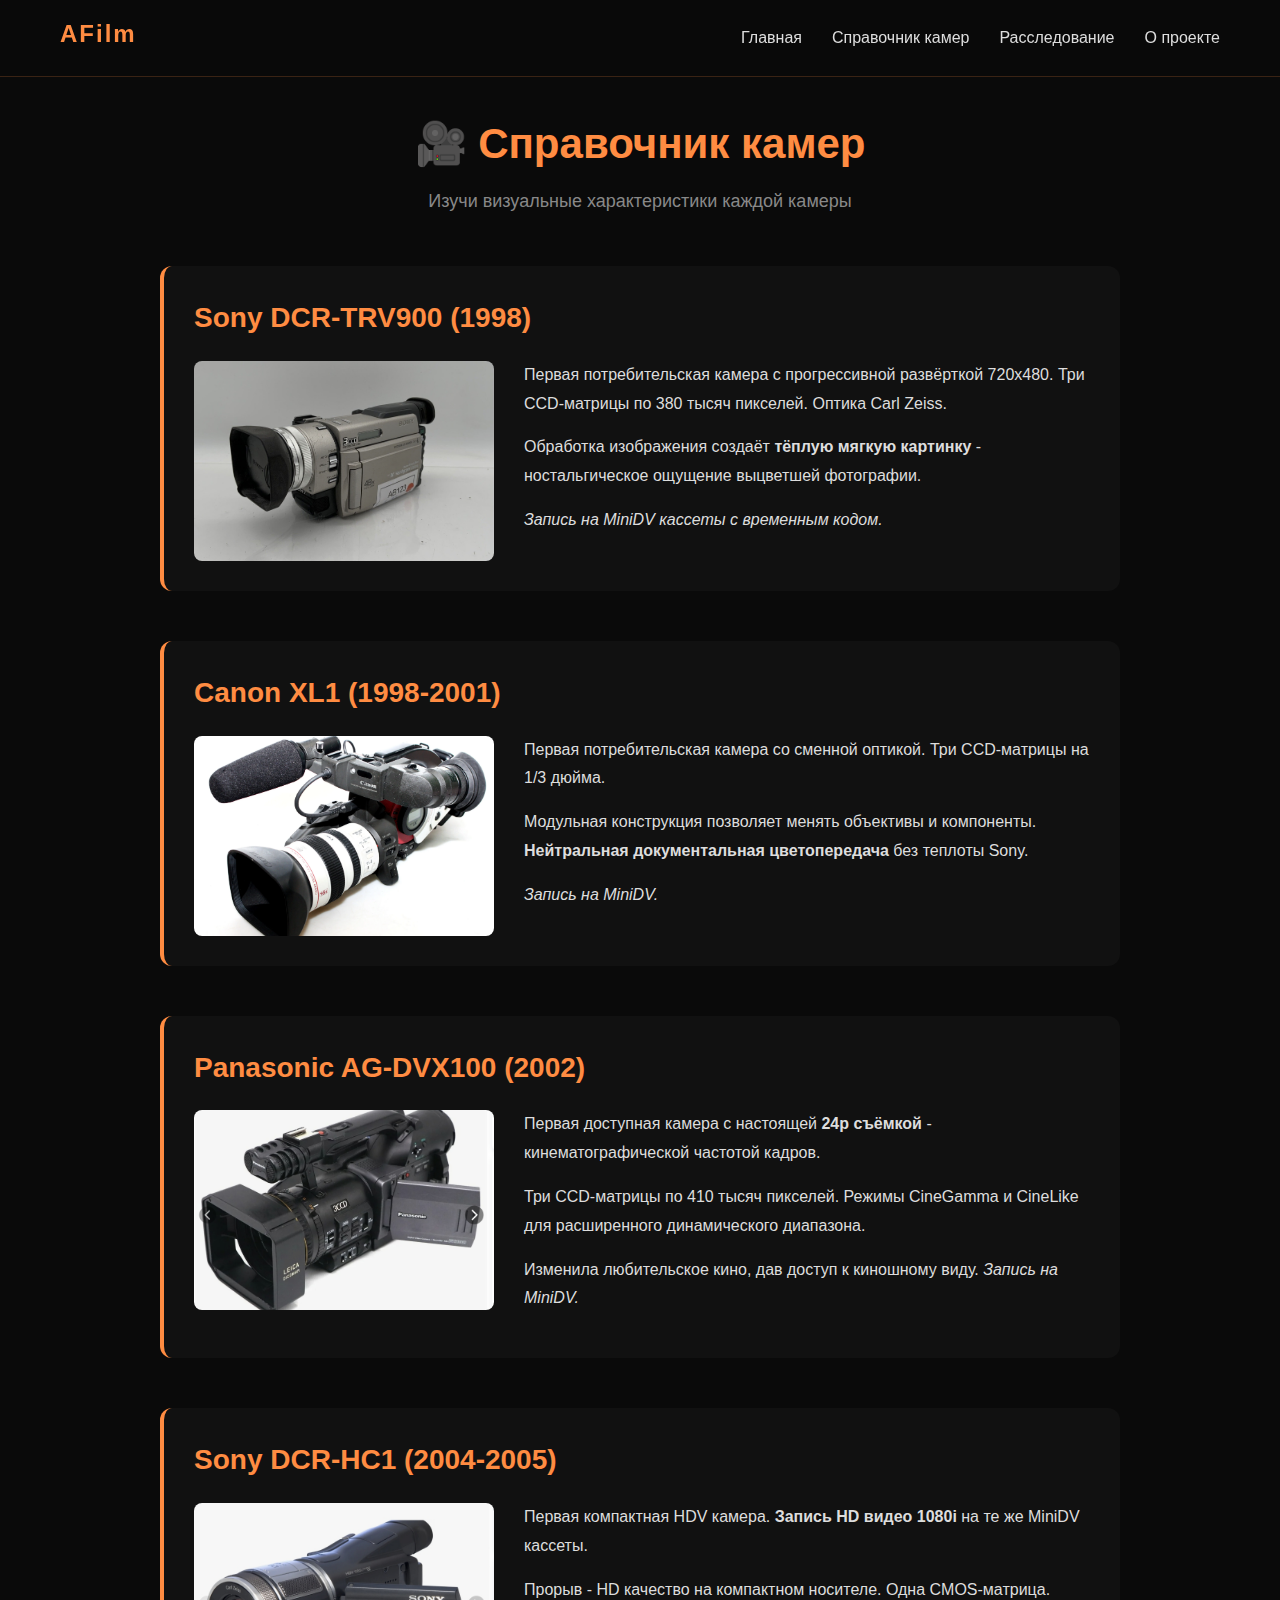
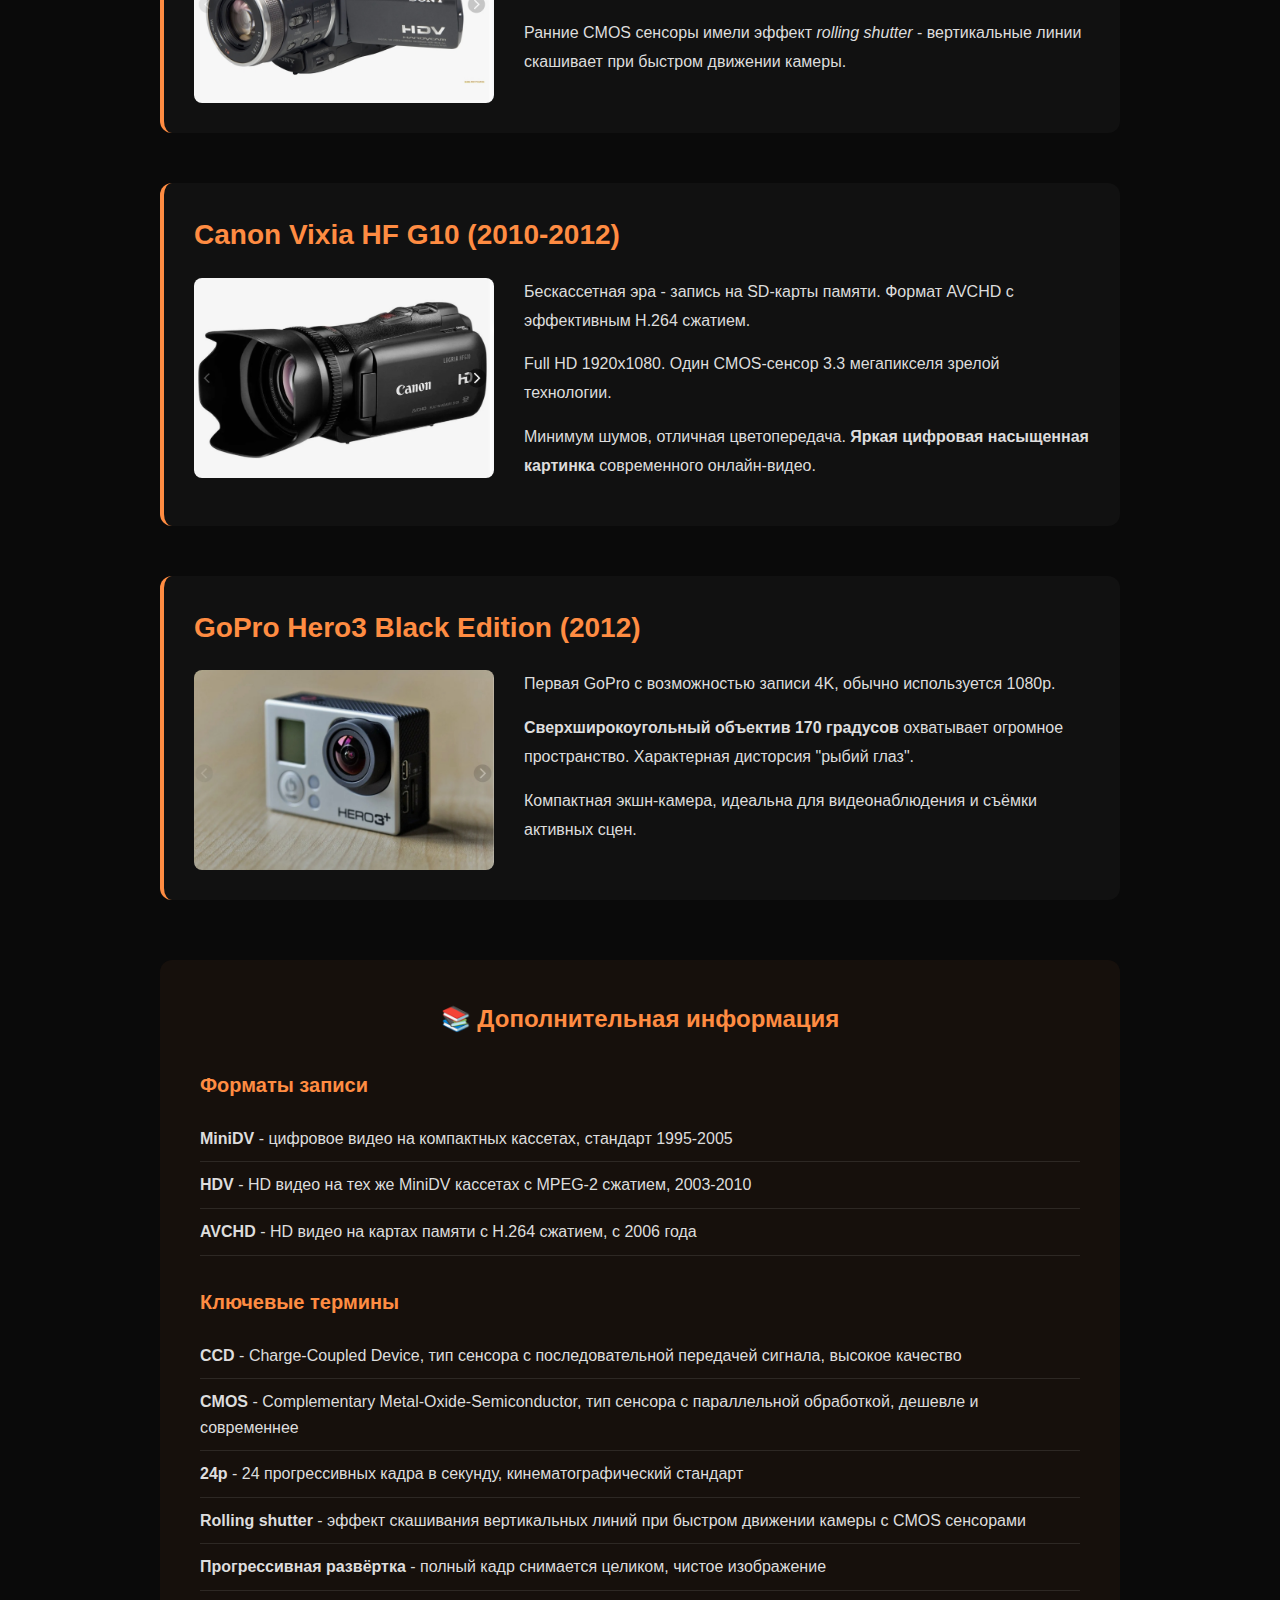
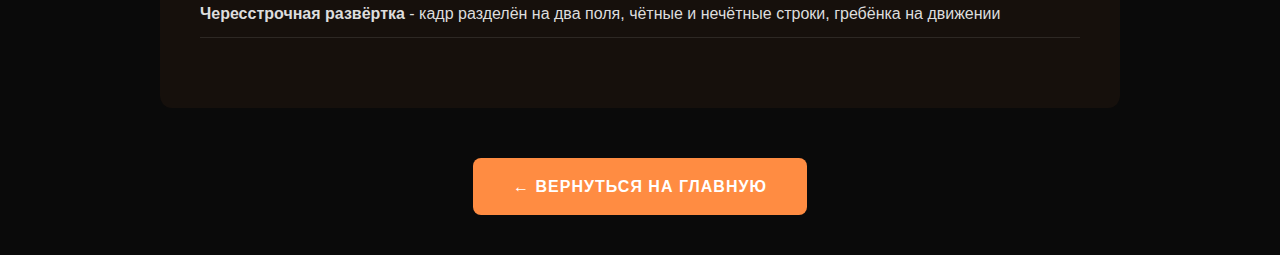
<file: cameras.html>
<!DOCTYPE html>
<html lang="ru">
<head>
  <meta charset="UTF-8">
  <meta name="viewport" content="width=device-width, initial-scale=1.0">
  <title>AFilm - База камер</title>
  <link rel="stylesheet" href="css/style.css">
</head>
<body>
  <!-- ШАПКА (из задачи 1) -->
  <header class="main-header">
    <div class="header-container">
      <a href="index.html" class="logo">AFilm</a>
      <nav class="main-nav">
        <a href="index.html">Главная</a>
        <a href="cameras.html">Справочник камер</a>
        <a href="vision.html">Расследование</a>
        <a href="index.html#about">О проекте</a>
      </nav>
    </div>
  </header>

  <div class="cameras-page">
    <h1>🎥 Справочник камер</h1>
    <p class="intro">Изучи визуальные характеристики каждой камеры</p>

    <!-- Камера 1 -->
    <div class="camera-detail">
      <h2>Sony DCR-TRV900 (1998)</h2>
      <div class="camera-content">
        <img src="images/Sony_DCR_TRV900.jpg" alt="Sony TRV900">
        <div class="camera-text">
          <p>Первая потребительская камера с прогрессивной развёрткой 720x480. Три CCD-матрицы по 380 тысяч пикселей. Оптика Carl Zeiss.</p>
          <p>Обработка изображения создаёт <strong>тёплую мягкую картинку</strong> - ностальгическое ощущение выцветшей фотографии.</p>
          <p><em>Запись на MiniDV кассеты с временным кодом.</em></p>
        </div>
      </div>
    </div>

    <!-- Камера 2 -->
    <div class="camera-detail">
      <h2>Canon XL1 (1998-2001)</h2>
      <div class="camera-content">
        <img src="images/Canon_XL1.jpg" alt="Canon XL1">
        <div class="camera-text">
          <p>Первая потребительская камера со сменной оптикой. Три CCD-матрицы на 1/3 дюйма.</p>
          <p>Модульная конструкция позволяет менять объективы и компоненты. <strong>Нейтральная документальная цветопередача</strong> без теплоты Sony.</p>
          <p><em>Запись на MiniDV.</em></p>
        </div>
      </div>
    </div>

    <!-- Камера 3 -->
    <div class="camera-detail">
      <h2>Panasonic AG-DVX100 (2002)</h2>
      <div class="camera-content">
        <img src="images/Panasonic_AG_DVX100.jpg" alt="Panasonic DVX100">
        <div class="camera-text">
          <p>Первая доступная камера с настоящей <strong>24p съёмкой</strong> - кинематографической частотой кадров.</p>
          <p>Три CCD-матрицы по 410 тысяч пикселей. Режимы CineGamma и CineLike для расширенного динамического диапазона.</p>
          <p>Изменила любительское кино, дав доступ к киношному виду. <em>Запись на MiniDV.</em></p>
        </div>
      </div>
    </div>

    <!-- Камера 4 -->
    <div class="camera-detail">
      <h2>Sony DCR-HC1 (2004-2005)</h2>
      <div class="camera-content">
        <img src="images/Sony_DCR_HC1.jpg" alt="Sony HC1">
        <div class="camera-text">
          <p>Первая компактная HDV камера. <strong>Запись HD видео 1080i</strong> на те же MiniDV кассеты.</p>
          <p>Прорыв - HD качество на компактном носителе. Одна CMOS-матрица.</p>
          <p>Ранние CMOS сенсоры имели эффект <em>rolling shutter</em> - вертикальные линии скашивает при быстром движении камеры.</p>
        </div>
      </div>
    </div>

    <!-- Камера 5 -->
    <div class="camera-detail">
      <h2>Canon Vixia HF G10 (2010-2012)</h2>
      <div class="camera-content">
        <img src="images/Canon_ixiaHFG10.jpg" alt="Canon HF G10">
        <div class="camera-text">
          <p>Бескассетная эра - запись на SD-карты памяти. Формат AVCHD с эффективным H.264 сжатием.</p>
          <p>Full HD 1920x1080. Один CMOS-сенсор 3.3 мегапикселя зрелой технологии.</p>
          <p>Минимум шумов, отличная цветопередача. <strong>Яркая цифровая насыщенная картинка</strong> современного онлайн-видео.</p>
        </div>
      </div>
    </div>

    <!-- Камера 6 -->
    <div class="camera-detail">
      <h2>GoPro Hero3 Black Edition (2012)</h2>
      <div class="camera-content">
        <img src="images/GoPro_Hero3.jpg" alt="GoPro Hero3">
        <div class="camera-text">
          <p>Первая GoPro с возможностью записи 4K, обычно используется 1080p.</p>
          <p><strong>Сверхширокоугольный объектив 170 градусов</strong> охватывает огромное пространство. Характерная дисторсия "рыбий глаз".</p>
          <p>Компактная экшн-камера, идеальна для видеонаблюдения и съёмки активных сцен.</p>
        </div>
      </div>
    </div>

    <!-- Дополнительная информация -->
    <div class="additional-info">
      <h2>📚 Дополнительная информация</h2>

      <div class="info-block">
        <h3>Форматы записи</h3>
        <ul>
          <li><strong>MiniDV</strong> - цифровое видео на компактных кассетах, стандарт 1995-2005</li>
          <li><strong>HDV</strong> - HD видео на тех же MiniDV кассетах с MPEG-2 сжатием, 2003-2010</li>
          <li><strong>AVCHD</strong> - HD видео на картах памяти с H.264 сжатием, с 2006 года</li>
        </ul>
      </div>

      <div class="info-block">
        <h3>Ключевые термины</h3>
        <ul>
          <li><strong>CCD</strong> - Charge-Coupled Device, тип сенсора с последовательной передачей сигнала, высокое качество</li>
          <li><strong>CMOS</strong> - Complementary Metal-Oxide-Semiconductor, тип сенсора с параллельной обработкой, дешевле и современнее</li>
          <li><strong>24p</strong> - 24 прогрессивных кадра в секунду, кинематографический стандарт</li>
          <li><strong>Rolling shutter</strong> - эффект скашивания вертикальных линий при быстром движении камеры с CMOS сенсорами</li>
          <li><strong>Прогрессивная развёртка</strong> - полный кадр снимается целиком, чистое изображение</li>
          <li><strong>Чересстрочная развёртка</strong> - кадр разделён на два поля, чётные и нечётные строки, гребёнка на движении</li>
        </ul>
      </div>
    </div>

    <!-- Кнопка назад -->
    <div class="back-button-container">
      <a href="index.html" class="btn">← Вернуться на главную</a>
    </div>
  </div>
</body>
</html>
</file>
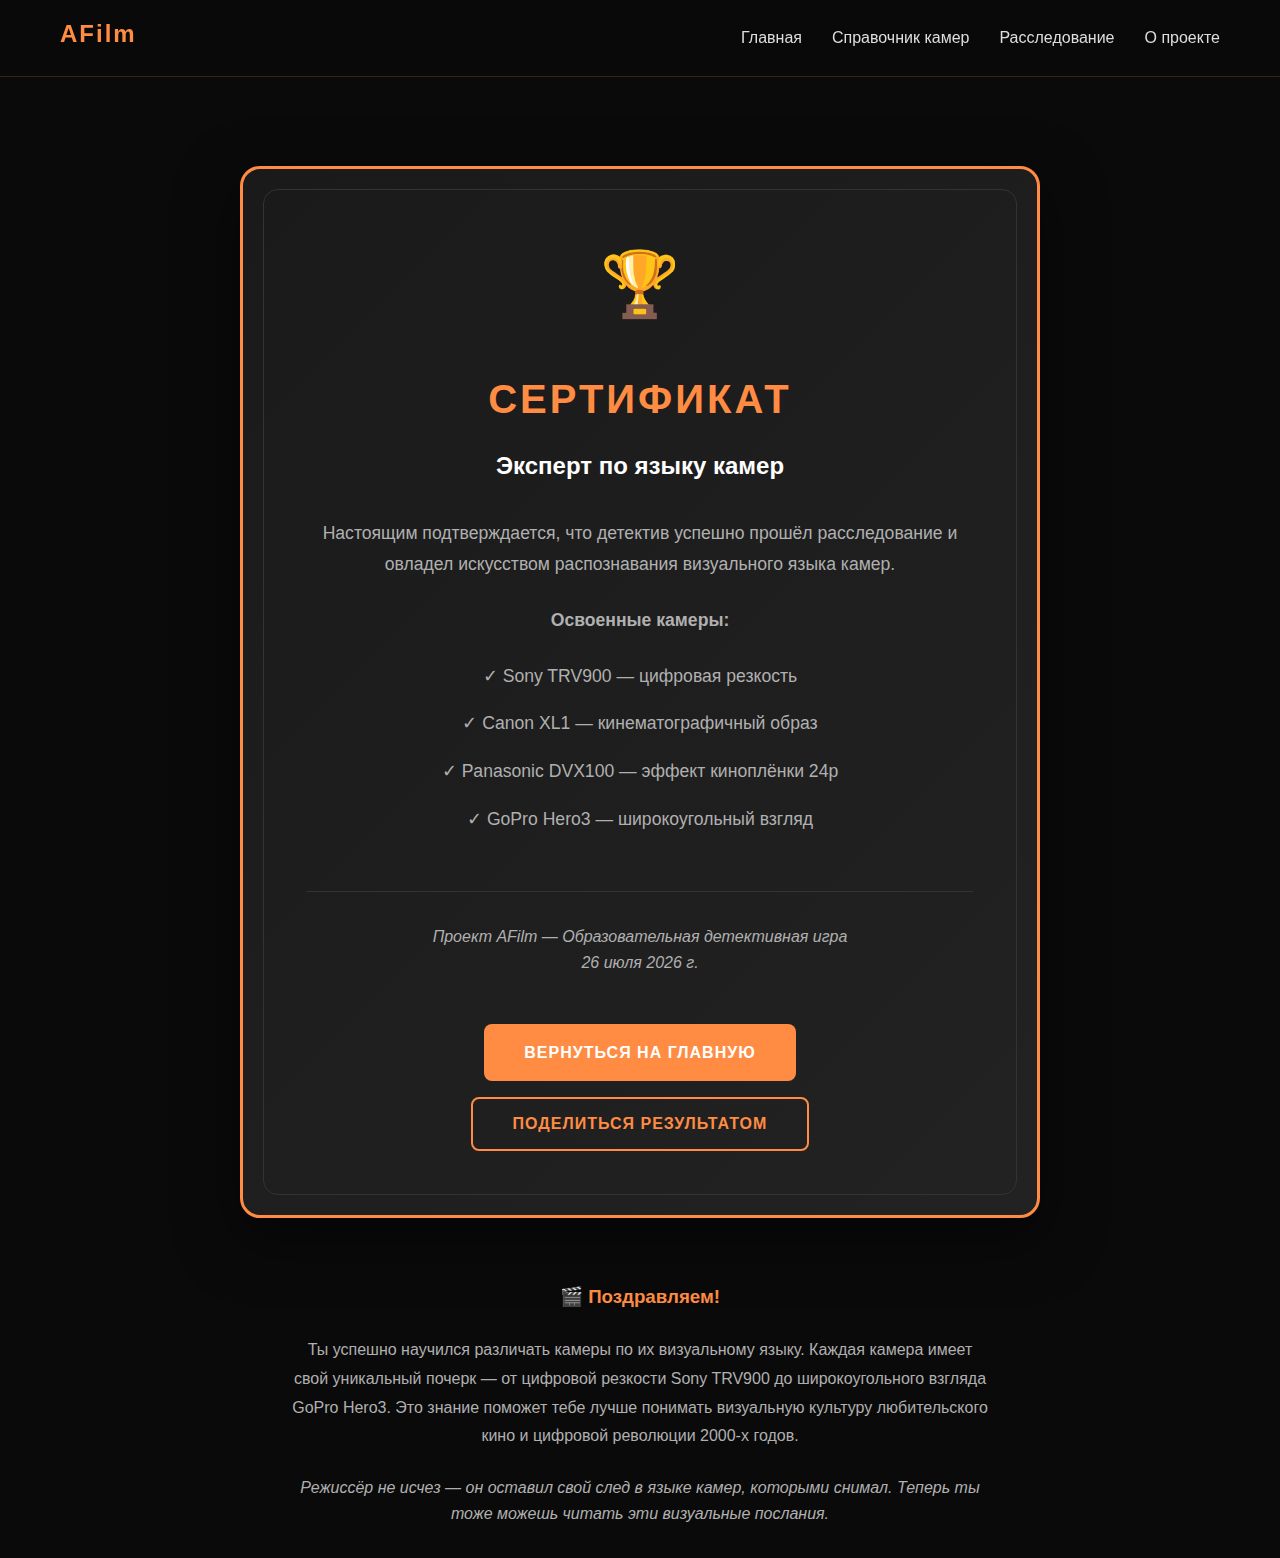
<file: certificate.html>
<!DOCTYPE html>
<html lang="ru">
<head>
    <meta charset="UTF-8">
    <meta name="viewport" content="width=device-width, initial-scale=1.0">
    <title>Сертификат — AFilm</title>
    <link rel="stylesheet" href="css/style.css">
</head>
<body>
    <!-- ШАПКА -->
    <header class="main-header">
      <div class="header-container">
        <a href="index.html" class="logo">AFilm</a>
        <nav class="main-nav">
          <a href="index.html">Главная</a>
          <a href="cameras.html">Справочник камер</a>
          <a href="vision.html">Расследование</a>
          <a href="index.html#about">О проекте</a>
        </nav>
      </div>
    </header>

    <div class="container">
        <div class="certificate-container">
            <div class="certificate-badge">🏆</div>

            <h1 class="certificate-title">Сертификат</h1>

            <h2 class="certificate-subtitle">Эксперт по языку камер</h2>

            <div class="certificate-text">
                <p>
                    Настоящим подтверждается, что детектив успешно прошёл расследование
                    и овладел искусством распознавания визуального языка камер.
                </p>
                <p style="margin-top: 1.5rem;">
                    <strong>Освоенные камеры:</strong>
                </p>
                <ul style="list-style: none; padding: 0; margin-top: 1rem;">
                    <li style="padding: 0.5rem 0; color: var(--text-secondary);">
                        ✓ Sony TRV900 — цифровая резкость
                    </li>
                    <li style="padding: 0.5rem 0; color: var(--text-secondary);">
                        ✓ Canon XL1 — кинематографичный образ
                    </li>
                    <li style="padding: 0.5rem 0; color: var(--text-secondary);">
                        ✓ Panasonic DVX100 — эффект киноплёнки 24p
                    </li>
                    <li style="padding: 0.5rem 0; color: var(--text-secondary);">
                        ✓ GoPro Hero3 — широкоугольный взгляд
                    </li>
                </ul>
            </div>

            <div class="certificate-signature">
                Проект AFilm — Образовательная детективная игра
                <br>
                <span id="certificate-date"></span>
            </div>

            <div style="margin-top: 3rem; display: flex; gap: 1rem; justify-content: center; flex-wrap: wrap;">
                <a href="index.html" class="btn">Вернуться на главную</a>
                <button type="button" class="btn btn-secondary" onclick="shareResults()">Поделиться результатом</button>
            </div>
        </div>

        <div style="margin-top: 3rem; text-align: center; max-width: 700px; margin-left: auto; margin-right: auto;">
            <h3 style="color: var(--accent-red); margin-bottom: 1.5rem;">🎬 Поздравляем!</h3>
            <p style="color: var(--text-secondary); line-height: 1.8;">
                Ты успешно научился различать камеры по их визуальному языку.
                Каждая камера имеет свой уникальный почерк — от цифровой резкости Sony TRV900
                до широкоугольного взгляда GoPro Hero3. Это знание поможет тебе лучше понимать
                визуальную культуру любительского кино и цифровой революции 2000-х годов.
            </p>
            <p style="color: var(--text-secondary); margin-top: 1.5rem; font-style: italic;">
                Режиссёр не исчез — он оставил свой след в языке камер, которыми снимал.
                Теперь ты тоже можешь читать эти визуальные послания.
            </p>
        </div>
    </div>

    <script src="js/game.js"></script>
    <script>
        // Set current date on certificate
        const options = { year: 'numeric', month: 'long', day: 'numeric' };
        const today = new Date().toLocaleDateString('ru-RU', options);
        document.getElementById('certificate-date').textContent = today;

        // Share functionality
        function shareResults() {
            const shareText = '🏆 Я прошёл детективное расследование AFilm и стал экспертом по языку камер! 🎬';
            const shareUrl = window.location.origin + '/index.html';

            if (navigator.share) {
                navigator.share({
                    title: 'Сертификат AFilm',
                    text: shareText,
                    url: shareUrl
                }).catch(err => {
                    console.log('Ошибка при попытке поделиться', err);
                    fallbackShare(shareText, shareUrl);
                });
            } else {
                fallbackShare(shareText, shareUrl);
            }
        }

        function fallbackShare(text, url) {
            const fullText = text + ' ' + url;
            if (navigator.clipboard && navigator.clipboard.writeText) {
                navigator.clipboard.writeText(fullText)
                    .then(() => alert('✅ Текст скопирован в буфер обмена!\n\n' + fullText))
                    .catch(err => {
                        console.log('Ошибка копирования', err);
                        // Final fallback: show text in alert
                        alert('📋 Скопируйте текст:\n\n' + fullText);
                    });
            } else {
                // Final fallback: show text in alert
                alert('📋 Скопируйте текст:\n\n' + fullText);
            }
        }

        // Add confetti animation effect (simple version)
        function createConfetti() {
            const colors = ['#ff8c42', '#4ecdc4', '#45b7d1', '#f9ca24', '#6c5ce7'];
            const confettiCount = 50;

            for (let i = 0; i < confettiCount; i++) {
                const confetti = document.createElement('div');
                confetti.style.position = 'fixed';
                confetti.style.width = '10px';
                confetti.style.height = '10px';
                confetti.style.backgroundColor = colors[Math.floor(Math.random() * colors.length)];
                confetti.style.left = Math.random() * window.innerWidth + 'px';
                confetti.style.top = '-10px';
                confetti.style.opacity = '1';
                confetti.style.borderRadius = '50%';
                confetti.style.pointerEvents = 'none';
                confetti.style.zIndex = '9999';

                document.body.appendChild(confetti);

                const duration = Math.random() * 3 + 2;
                const xMovement = (Math.random() - 0.5) * 200;

                confetti.animate([
                    { transform: 'translateY(0px) translateX(0px) rotate(0deg)', opacity: 1 },
                    { transform: `translateY(${window.innerHeight}px) translateX(${xMovement}px) rotate(${Math.random() * 360}deg)`, opacity: 0 }
                ], {
                    duration: duration * 1000,
                    easing: 'cubic-bezier(0.25, 0.46, 0.45, 0.94)'
                });

                setTimeout(() => confetti.remove(), duration * 1000);
            }
        }

        // Trigger confetti on page load
        window.addEventListener('load', () => {
            setTimeout(createConfetti, 500);
        });
    </script>
</body>
</html>
</file>
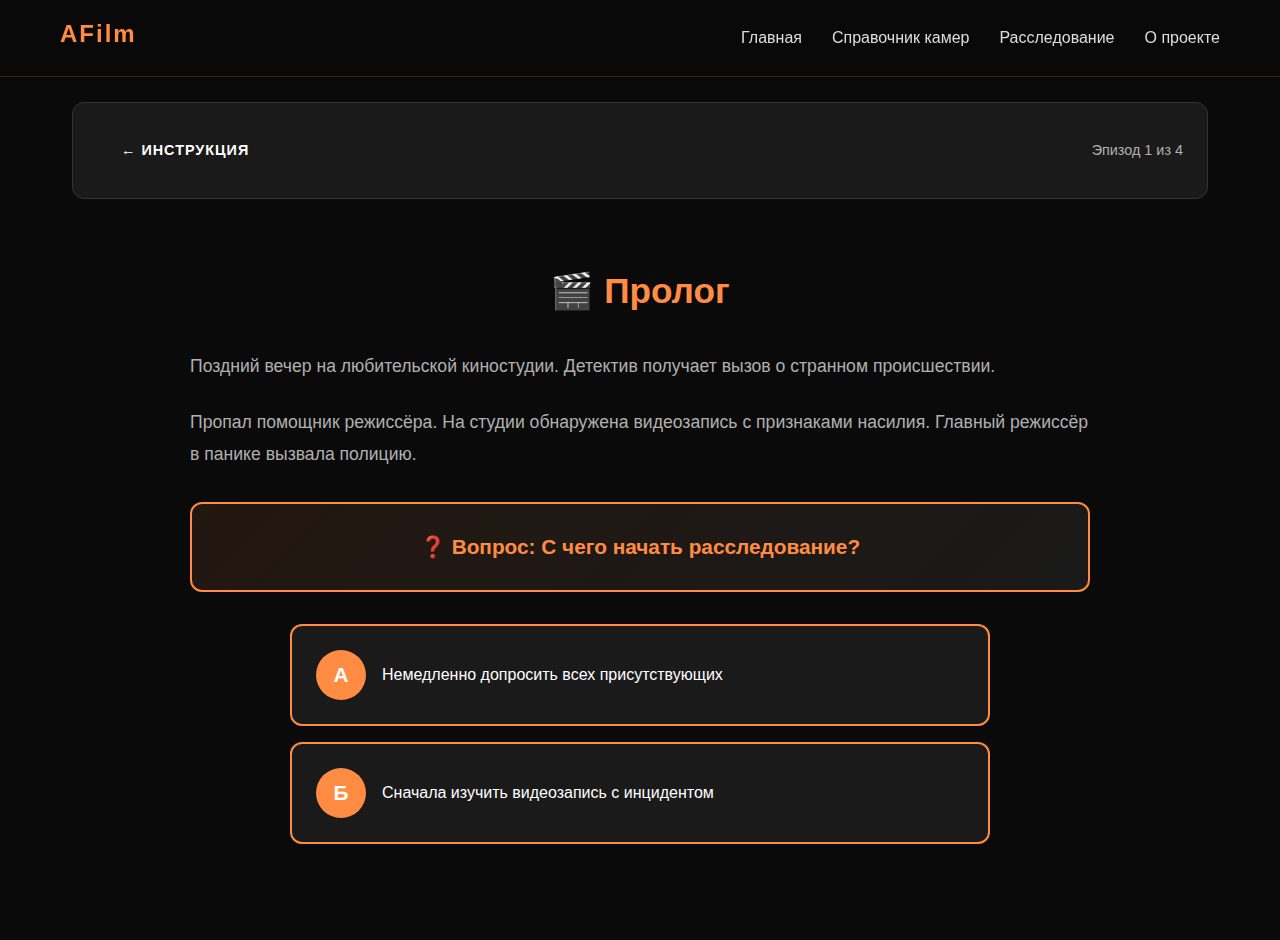
<file: episode1.html>
<!DOCTYPE html>
<html lang="ru">
<head>
    <meta charset="UTF-8">
    <meta name="viewport" content="width=device-width, initial-scale=1.0">
    <title>Эпизод 1</title>
    <link rel="stylesheet" href="css/style.css">
    <link rel="stylesheet" href="css/story.css">
</head>
<body>
    <!-- ШАПКА -->
    <header class="main-header">
      <div class="header-container">
        <a href="index.html" class="logo">AFilm</a>
        <nav class="main-nav">
          <a href="index.html">Главная</a>
          <a href="cameras.html">Справочник камер</a>
          <a href="vision.html">Расследование</a>
          <a href="index.html#about">О проекте</a>
        </nav>
      </div>
    </header>

    <div class="container">
        <!-- Episode Header -->
        <div class="episode-header">
            <a href="vision.html" class="btn btn-back">← Инструкция</a>
            <div class="episode-progress">Эпизод 1 из 4</div>
        </div>

        <!-- СТРАНИЦА 1: Пролог -->
        <div class="story-screen active" id="page-1">
            <h1 class="story-title">🎬 Пролог</h1>

            <div class="story-content">
                <p>Поздний вечер на любительской киностудии. Детектив получает вызов о странном происшествии.</p>

                <p>Пропал помощник режиссёра. На студии обнаружена видеозапись с признаками насилия. Главный режиссёр в панике вызвала полицию.</p>

                <div class="question-box">
                    <h3>❓ Вопрос: С чего начать расследование?</h3>
                </div>

                <div class="choices">
                    <button class="choice-btn" onclick="goToPage(2)">
                        <span class="choice-letter">А</span>
                        <span class="choice-text">Немедленно допросить всех присутствующих</span>
                    </button>

                    <button class="choice-btn" onclick="goToPage(3)">
                        <span class="choice-letter">Б</span>
                        <span class="choice-text">Сначала изучить видеозапись с инцидентом</span>
                    </button>
                </div>
            </div>
        </div>

        <!-- СТРАНИЦА 2: Допросы без понимания -->
        <div class="story-screen" id="page-2">
            <h1 class="story-title">🔍 Вы допросили всех присутствующих</h1>

            <div class="story-content">
                <p>Допросы не дали нужной информации. Вы растерянны и не знаете, что делать.</p>

                <div class="dialogue-box pixie">
                    <div class="speaker">📹 Пикси</div>
                    <p>С полки падает старая камера Sony DCR-PC110. На маленьком экране появляется анимированное лицо.</p>
                    <p><strong>"Здравствуйте, детектив. Меня зовут Пикси. Вижу, вам нужна помощь с расследованием."</strong></p>
                </div>
                    <div class="choices">
                    <button class="choice-btn" onclick="goToPage(3)">
                        <span class="choice-letter">ОК</span>
                        <span class="choice-text">Согласиться на помощь.</span>
                    </button>
                </div>
            </div>
        </div>


        <!-- СТРАНИЦА 3: Изучение записи -->
        <div class="story-screen" id="page-3">
            <h1 class="story-title">📼 Изучение записи</h1>

            <div class="story-content">
                <p>Вы требуете показать загадочную запись. Файл запускается.</p>

                <div class="evidence-box">
                    <h3>🎥 На экране:</h3>
                    <p>Можно опознать две фигуры по силуэтам. Одна кажется вам очень знакомой.</p>
                </div>

                <p>Качество изображения плохое - зернистое, странные цвета.</p>

                <div class="dialogue-box pixie">
                    <div class="speaker">📹 Пикси</div>
                    <p><strong>"Наконец-то кто-то обратил внимание! Детектив, чтобы анализировать видео с камер, нужно знать их технические характеристики, они могут открыть вам много нового."</strong></p>
                </div>

                <button class="btn" onclick="goToPage(4)">Перейти к обучению →</button>
            </div>
        </div>

        <!-- СТРАНИЦА 4: Образовательный блок -->
        <div class="story-screen" id="page-4">
            <h1 class="story-title">📚 Основы цифровых камер</h1>

            <div class="story-content">
                <div class="dialogue-box pixie">
                <div class="edu-block">
                    <h3>🔬 Типы сенсоров</h3>
                    <ul>
                        <li><strong>CCD сенсор</strong> - это последовательная передача сигнала, высокое качество, но энергоёмкие</li>
                        <li><strong>CMOS сенсор</strong> - это параллельная обработка, они дешевле, современный стандарт</li>
                    </ul>
                </div>

                <div class="edu-block">
                    <h3>🎨 Матричные системы</h3>
                    <ul>
                        <li><strong>Одноматричная система</strong> - один сенсор с цветными фильтрами</li>
                        <li><strong>Трёхматричная система</strong> - призма разделяет свет на RGB каналы, каждый попадает на отдельную матрицу. Точная цветопередача и больше деталей</li>
                    </ul>
                </div>
                
                <div class="edu-block">
                    <h3>🎞️ Частота кадров</h3>
                    <ul>
                        <li><strong>30/60 fps</strong> - видео, телевидение, любительская съёмка</li>
                        <li><strong>24p</strong> - кинематографический стандарт с 1920-х годов. Мозг привык ассоциировать 24 кадра с художественным кино</li>
                    </ul>
                </div>

                <div class="dialogue-box pixie">
                    <div class="speaker">📹 Пикси: Цифровой отпечаток</div>
                    <p><strong>"Каждая камера оставляет уникальный отпечаток - сочетание разрешения, цветопередачи, частоты кадров, артефактов могут скрывать в себе много интересной информации."</strong></p>
                </div>

                <div class="dialogue-box pixie">
                    <div class="speaker">📹 Пикси</div>
                    <p><strong>"Теперь восстановим хронологию! Нужно найти все записи за последние дни. Каждая имеет временной код - это позволит сопоставить события."</strong></p>
                </div>

                <a href="episode2.html" class="btn" style="margin-top: 2rem;">Начать изучение записей →</a>
            </div>
        </div>
    </div>

    <script src="js/story.js"></script>
</body>
</html>
</file>
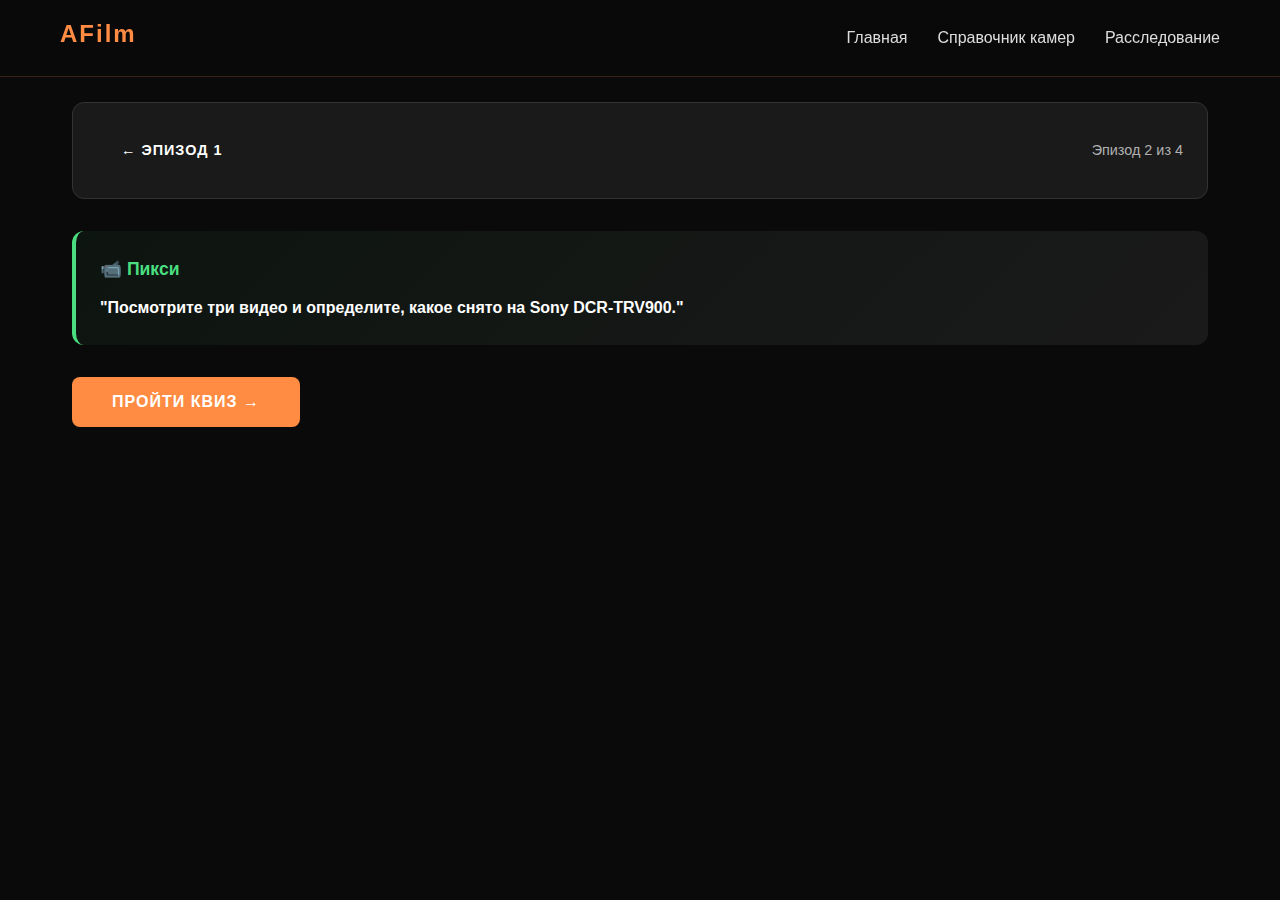
<file: episode2.html>
<!DOCTYPE html>
<html lang="ru">
<head>
    <meta charset="UTF-8">
    <meta name="viewport" content="width=device-width, initial-scale=1.0">
    <title>Эпизод 2</title>
    <link rel="stylesheet" href="css/style.css">
    <link rel="stylesheet" href="css/story.css">
</head>
<body>
    <!-- ШАПКА -->
    <header class="main-header">
      <div class="header-container">
        <a href="index.html" class="logo">AFilm</a>
        <nav class="main-nav">
          <a href="index.html">Главная</a>
          <a href="cameras.html">Справочник камер</a>
          <a href="vision.html">Расследование</a>
        </nav>
      </div>
    </header>

    <div class="container">
        <!-- Episode Header -->
        <div class="episode-header">
            <a href="episode1.html" class="btn btn-back">← Эпизод 1</a>
            <div class="episode-progress">Эпизод 2 из 4</div>
        </div>
        
        <!-- НАЧАТЬ КВИЗ -->
             <div class="dialogue-box pixie">
                 <div class="speaker">📹 Пикси</div>
                     <p><strong>"Посмотрите три видео и определите, какое снято на Sony DCR-TRV900."</strong></p>
             </div>
                <button class="btn" onclick="goToPage(7)">Пройти квиз →</button>
             </div>
      <!-- СТРАНИЦА 7: КВИЗ №1 -->
        <div class="story-screen" id="page-7" data-correct-answer="trv900">
            <h1 class="story-title">🎯 Квиз №1: Определите Sony TRV900</h1>

            <div class="story-content">
                <div class="dialogue-box pixie">
                    <div class="speaker">📹 Подсказка от Пикси</div>
                    <p><strong>Тёплая картинка с мягкой обработкой. Три CCD-матрицы дают насыщенные цвета. Прогрессивная развёртка без гребёнки. Ностальгическое ощущение выцветшей фотографии.</strong></p>
                </div>

                <div class="quiz-videos">
                    <div class="quiz-video-item" data-video-id="trv900" onclick="selectQuizVideo('trv900')">
                        <iframe src="https://drive.google.com/file/d/1KrdrdO9NAZlyJTve9ZqNVEx-mQ0Zp4w4/preview" allow="autoplay"></iframe>
                        <div class="quiz-video-label">Видео А</div>
                    </div>

                    <div class="quiz-video-item" data-video-id="xl1" onclick="selectQuizVideo('xl1')">
                        <iframe src="https://drive.google.com/file/d/1KRQn6gpAXQBiPiiL3o-fdAWEebIjEY-C/preview" allow="autoplay"></iframe>
                        <div class="quiz-video-label">Видео Б</div>
                    </div>

                    <div class="quiz-video-item" data-video-id="hero3" onclick="selectQuizVideo('hero3')">
                        <iframe src="https://drive.google.com/file/d/11BKy8j_23vwYzBqAm7mAMKm2JM3nFStS/preview" allow="autoplay"></iframe>
                        <div class="quiz-video-label">Видео В</div>
                    </div>
                </div>

                <div style="text-align: center; margin-top: 2rem;">
                    <button class="btn" onclick="checkQuizAnswer('trv900', 8, 'error-7')">Проверить ответ</button>
                </div>
            </div>
        </div>

        <!-- СТРАНИЦА 7-ОШИБКА -->
        <div class="story-screen" id="page-error-7">
            <h1 class="story-title">❌ Не совсем!</h1>

            <div class="story-content">
                <div class="hint-box">
                    <h3>💡 Подсказка от Пикси</h3>
                    <p><strong>Sony TRV900 имеет характерную тёплую цветопередачу. Картинка мягкая, как выцветшая фотография.</strong></p>
                    <p><strong>Три CCD-матрицы дают насыщенные, но не кричащие цвета. Прогрессивная развёртка 720x480 без артефактов - никакой гребёнки на движущихся объектах.</strong></p>
                    <p><strong>Обратите внимание на тёплые тона и мягкую обработку изображения - это визитная карточка TRV900!</strong></p>
                </div>

                <div style="text-align: center; margin-top: 2rem;">
                    <button class="btn btn-secondary" onclick="retryQuiz(7)">Попробовать снова</button>
                </div>
            </div>
        </div>

        <!-- СТРАНИЦА 8: Переход к Episode 3 -->
        <div class="story-screen" id="page-8">
            <h1 class="story-title">✅ Правильно!</h1>

            <div class="story-content">
                <div class="success-box">
                    <h3>🎉 Отличная работа!</h3>
                    <p>Вы правильно определили Sony TRV900. Обратите внимание на характерный вид картинки. Цифровое видео той эпохи имело особую текстуру - тёплую и мягкую, как выцветшая фотография.</p>
                    <p>Три CCD-матрицы дают насыщенные цвета, а прогрессивная развёртка обеспечивает чистое изображение без артефактов гребёнки.</p>
                </div>
    
                <button class="btn" onclick="goToPage(5)">Найти другие записи →</button>
            </div>
        </div>

        <!-- СТРАНИЦА 5: Sony DCR-TRV900 -->
        <div class="story-screen" id="page-5">
            <h1 class="story-title">📹 Sony DCR-TRV900</h1>
            <div class="story-content">
                <div class="dialogue-box pixie">
                    <div class="speaker">📹 Пикси</div>
                    <p><strong>"Sony DCR-TRV900, 1998 год! Первая потребительская камера с прогрессивной развёрткой. Три CCD-матрицы по 380 тысяч пикселей, оптика Carl Zeiss."</strong></p>
                    <p><strong>"Процессор обработки изображения делал картинку мягче, теплее - ностальгическое ощущение выцветшей фотографии. Запись на кассеты MiniDV с временным кодом."</strong></p>
                </div>
                <div class="evidence-box">
                    <h3>🎥 Важная находка</h3>
                    <p><strong>Временной код: 10:53</strong></p>
                    <p>Вы видите ожесточенный спор пропавшего помощника и незнакомца в деловом костюме.</p>
                </div>

                <div class="dialogue-box character">
                    <div class="speaker">🎥 Допрос</div>
                    <p>Благодаря четкому изображению люди на площадке узнают мужчину.</p>
                    <p>Это главный меценат проекта. На площадке сплошные переработки, команде отказываются платить.</p>
                </div>

                <button class="btn" onclick="goToPage(6)">Идем дальше →</button>
            </div>
        </div>

        <!-- СТРАНИЦА 6: Canon XL1 -->
        <div class="story-screen" id="page-6">
            <h1 class="story-title">📹 Canon XL1</h1>

            <div class="story-content">
                <p>Детектив просит показать записи других операторов с того дня.</p>

                <div class="dialogue-box pixie">
                    <div class="speaker">📹 Пикси</div>
                    <p><strong>"Canon XL1, 1998-2001 годы. Первая потребительская камера со сменной оптикой!"</strong></p>
                    <p><strong>"Три CCD-матрицы на 1/3 дюйма. Модульная конструкция. Цветопередача нейтральная, документальная - без теплоты Sony. Запись на MiniDV."</strong></p>
                </div>
                <div class="evidence-box">
                    <h3>🎥 Важная находка</h3>
                    <p>За полуоткрытой дверью подсобки видны силуэты - помощник режиссера разговаривает с женщиной в светлой одежде. Она показывает ему что-то на планшете. Оба выглядят сосредоточенными.</p>
                </div>


                <div class="dialogue-box pixie">
                    <div class="speaker">📹 Пикси</div>
                    <p><strong>"Превосходно, детектив, но нам необходимы еще улики!"</strong></p>
                </div>


                <div style="text-align: center; margin-top: 3rem;">
                    <a href="episode3.html" class="btn">Продолжить расследование →</a>
                </div>
            </div>
        </div>
    </div>
</div>
    <script src="js/story.js"></script>
</body>
</html>
</file>
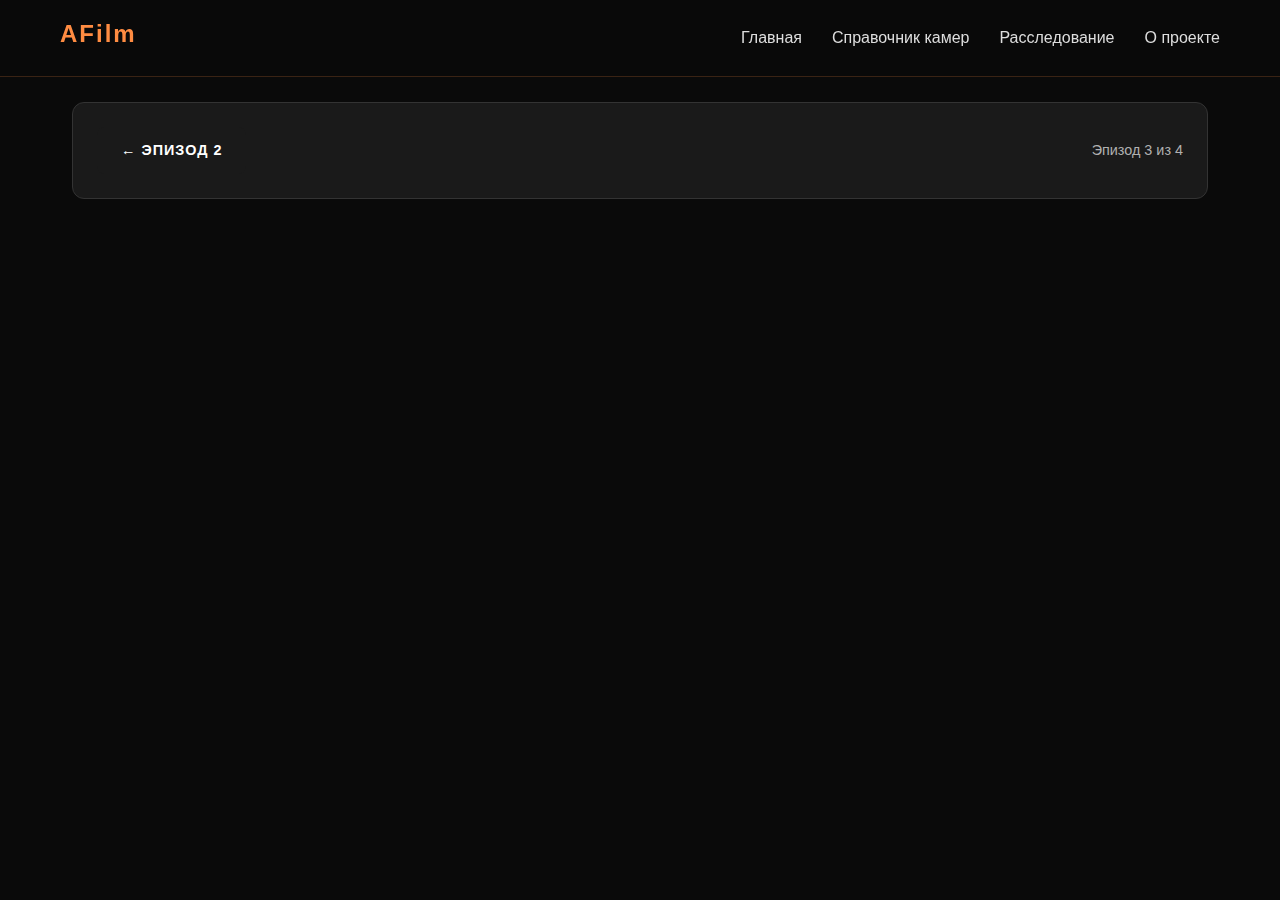
<file: episode3.html>
<!DOCTYPE html>
<html lang="ru">
<head>
    <meta charset="UTF-8">
    <meta name="viewport" content="width=device-width, initial-scale=1.0">
    <title>Эпизод 3</title>
    <link rel="stylesheet" href="css/style.css">
    <link rel="stylesheet" href="css/story.css">
</head>
<body>
    <!-- ШАПКА -->
    <header class="main-header">
      <div class="header-container">
        <a href="index.html" class="logo">AFilm</a>
        <nav class="main-nav">
          <a href="index.html">Главная</a>
          <a href="cameras.html">Справочник камер</a>
          <a href="vision.html">Расследование</a>
          <a href="index.html#about">О проекте</a>
        </nav>
      </div>
    </header>

    <div class="container">
        <!-- Episode Header -->
        <div class="episode-header">
            <a href="episode2.html" class="btn btn-back">← Эпизод 2</a>
            <div class="episode-progress">Эпизод 3 из 4</div>
        </div>
        <div class="story-screen"
                <button class="btn" onclick="goToPage(9)">Пройти квиз №2 →</button>
            </div>
        </div>

        <!-- СТРАНИЦА 9: КВИЗ №2 -->
        <div class="story-screen" id="page-9" data-correct-answer="xl1">
            <h1 class="story-title">🎯 Квиз №2: Определите Canon XL1</h1>

            <div class="story-content">
                <div class="dialogue-box pixie">
                    <div class="speaker">📹 Подсказка от Пикси</div>
                    <p><strong>"Нейтральная документальная цветопередача без теплоты Sony. Три CCD-матрицы. Модульная конструкция со сменной оптикой. Баланс между ностальгией и современностью."</strong></p>
                </div>

                <div class="quiz-videos">
                    <div class="quiz-video-item" data-video-id="hdv" onclick="selectQuizVideo('hdv')">
                        <iframe src="https://drive.google.com/file/d/15-sffNGgF94dFmk-HYfyGGYsQ9AF5L-B/preview" allow="autoplay"></iframe>
                        <div class="quiz-video-label">Видео А</div>
                    </div>

                    <div class="quiz-video-item" data-video-id="xl1" onclick="selectQuizVideo('xl1')">
                        <iframe src="https://drive.google.com/file/d/1AA6J3_Z-NCspFsJw6E3n9sghl0Qi65lr/preview" allow="autoplay"></iframe>
                        <div class="quiz-video-label">Видео Б</div>
                    </div>

                    <div class="quiz-video-item" data-video-id="trv900" onclick="selectQuizVideo('trv900')">
                        <iframe src="https://drive.google.com/file/d/1hBHPpBKwCr4RTJQjOsVaEihqqATOvEZa/preview" allow="autoplay"></iframe>
                        <div class="quiz-video-label">Видео В</div>
                    </div>
                </div>

                <div style="text-align: center; margin-top: 2rem;">
                    <button class="btn" onclick="checkQuizAnswer('xl1', 10, 'error-9')">Проверить ответ</button>
                </div>
            </div>
        </div>

        <!-- СТРАНИЦА 9-ОШИБКА -->
        <div class="story-screen" id="page-error-9">
            <h1 class="story-title">❌ Не совсем!</h1>

            <div class="story-content">
                <div class="hint-box">
                    <h3>💡 Подсказка от Пикси</h3>
                    <p><strong>"Canon XL1 отличается нейтральной цветопередачей - без теплоты Sony, но и без излишней холодности современных камер."</strong></p>
                    <p><strong>"Документальный профессиональный вид. Три CCD-матрицы. Обратите внимание на характер изображения - баланс между ностальгией и современностью."</strong></p>
                    <p><strong>"Это не тёплая Sony и не яркая современная камера - это нейтральная золотая середина профессионального видео конца 90-х!"</strong></p>
                </div>

                <div style="text-align: center; margin-top: 2rem;">
                    <button class="btn btn-secondary" onclick="retryQuiz(9)">Попробовать снова</button>
                </div>
            </div>
        </div>

        <!-- СТРАНИЦА 10: Sony DCR-HC1 и разоблачение -->
        <div class="story-screen" id="page-10">
            <h1 class="story-title">🔓 Разоблачение</h1>

            <div class="story-content">
                <div class="success-box">
                    <h3>✅ Правильно!</h3>
                    <p>Canon XL1 выдаёт профессиональную нейтральную картинку. Три CCD-матрицы и модульная конструкция делали эту камеру стандартом для независимого кино конца 90-х.</p>
                </div>

        <!-- СТРАНИЦА 8: Panasonic AG-DVX100 -->
        <div class="story-screen active" id="page-8">
            <h1 class="story-title">📹 Panasonic AG-DVX100</h1>

            <div class="story-content">
                <div class="dialogue-box pixie">
                    <div class="speaker">📹 Пикси</div>
                    <p><strong>"Panasonic AG-DVX100, 2002 год! Камера, изменившая любительское кино."</strong></p>
                    <p><strong>"Первая доступная с настоящей 24p съёмкой - кинематографической частотой кадров. Три CCD-матрицы по 410 тысяч пикселей, режимы CineGamma и CineLike для расширенного динамического диапазона."</strong></p>
                </div>

                <div class="dialogue-box character">
                    <div class="speaker">💻 </div>
                    <p>Посмотрев видео и еще раз допросив сотрудников вы узнаете, что на площадке в среднем каждый тратит 25-30 часов в неделю на съёмки. При этом работает на основной работе 40 часов.</p>
                </div>

                <div class="evidence-box">
                    <h3>🎥 Важная находка</h3>
                    <p>Благодаря улучшенной технологии записи аудио вам удалось прослушать разговор на видео.</p>
                </div>

                <p>Девушка в светлой одежде главный монтажер, она обсуждает с помощником режиссера файл постановочной записи.</p>

                <div class="dialogue-box pixie">
                    <div class="speaker">📹 Пикси</div>
                    <p><strong>"Картина почти ясна! Нам нужны финальные доказательства"</strong></p>
                </div>

                <p>Детектив требует объяснений от Светланы. Она тяжело вздыхает и говорит, что лучше поговорить с Анной Бажовой - она была инициатором плана.</p>

                <p>Анна вызывается в монтажную. Явно нервничает. Неохотно признаётся: у неё есть запись того собрания. Она документирует встречи команды для архива студии.</p>

                <div class="dialogue-box pixie">
                    <div class="speaker">📹 Пикси</div>
                    <p><strong>"Sony DCR-HC1, 2004-2005 годы! Первая компактная HDV камера - High Definition Video."</strong></p>
                    <p><strong>"Запись 1080i на те же кассеты MiniDV. Прорыв - HD качество без смены носителя! Одна CMOS-матрица вместо трёх CCD."</strong></p>
                    <p><strong>"Ранние CMOS имели недостаток - rolling shutter. При быстром движении камеры вертикальные линии скашивает. Для статичной съёмки интервью отлично."</strong></p>
                </div>

                <p>Анна загружает файл. На видео четверо в подсобке: Олег Фокин, Светлана, молодой Игорь и сама Анна (камера на штативе).</p>

                <div class="evidence-box">
                    <h3>🎥 Запись секретного собрания</h3>
                    <p>Олег на записи говорит усталым голосом: никто не хочет разрушить проект, но Елена должна понять масштаб проблемы. Команда разваливается.</p>
                    <p><strong>Игорь:</strong> "Вчера заснул на работе во время планёрки. Начальник сделал последнее предупреждение. Если меня уволят - не смогу платить за квартиру."</p>
                    <p><strong>Светлана:</strong> "У меня похожая ситуация. Работаю монтажёром на ТВ, мне намекнули - либо концентрируйся, либо уходи."</p>
                    <p><strong>Анна:</strong> "Инсценировка. Олег исчезает при странных обстоятельствах, создаём запись похожую на инцидент. Елена вынуждена остановить съёмки, осознать что происходит. Когда поймёт серьёзность - Олег вернётся."</p>
                </div>

                <p>Детектив понимает - постановка с самого начала!</p>

                <div class="dialogue-box pixie">
                    <div class="speaker">📹 Пикси</div>
                    <p><strong>"Последний квиз перед финалом! Определите Panasonic AG-DVX100."</strong></p>
                </div>

                <button class="btn" onclick="goToPage(11)">Пройти квиз №3 →</button>
            </div>
        </div>

        <!-- СТРАНИЦА 11: КВИЗ №3 -->
        <div class="story-screen" id="page-11" data-correct-answer="dvx100">
            <h1 class="story-title">🎯 Квиз №3: Определите Panasonic DVX100</h1>

            <div class="story-content">
                <div class="dialogue-box pixie">
                    <div class="speaker">📹 Подсказка от Пикси</div>
                    <p><strong>"Ключ - настоящая 24p съёмка! Кинематографический вид, отличный от 30fps видео."</strong></p>
                    <p><strong>"Три CCD-матрицы по 410 тысяч пикселей. CineGamma и CineLike для расширенного диапазона. Мягкие тени, художественная картинка."</strong></p>
                </div>

                <div class="quiz-videos">
                    <div class="quiz-video-item" data-video-id="gopro" onclick="selectQuizVideo('gopro')">
                        <iframe src="https://drive.google.com/file/d/1bdfunp1M4JvwANd4xF2YzPO31xX92TIH/preview" allow="autoplay"></iframe>
                        <div class="quiz-video-label">Видео А</div>
                    </div>

                    <div class="quiz-video-item" data-video-id="dvx100" onclick="selectQuizVideo('dvx100')">
                        <iframe src="https://drive.google.com/file/d/1W28dm0zxyLs2W0to-bPzaQtQ_Du9ojlE/preview" allow="autoplay"></iframe>
                        <div class="quiz-video-label">Видео Б</div>
                    </div>

                    <div class="quiz-video-item" data-video-id="sr85" onclick="selectQuizVideo('sr85')">
                        <iframe src="https://drive.google.com/file/d/1N43FQhb7bZ98JsKrCxsSzORcdKERJBuc/preview" allow="autoplay"></iframe>
                        <div class="quiz-video-label">Видео В</div>
                    </div>
                </div>

                <div style="text-align: center; margin-top: 2rem;">
                    <button class="btn" onclick="checkQuizAnswer('dvx100', 12, 'error-11')">Проверить ответ</button>
                </div>
            </div>
        </div>

        <!-- СТРАНИЦА 11-ОШИБКА -->
        <div class="story-screen" id="page-error-11">
            <h1 class="story-title">❌ Не то видео!</h1>

            <div class="story-content">
                <div class="hint-box">
                    <h3>💡 Подсказка от Пикси</h3>
                    <p><strong>Ключ к Panasonic DVX100 - это 24p! Двадцать четыре прогрессивных кадра в секунду создают кинематографический вид, принципиально отличный от 30fps или 60fps видео.</strong></p>
                    <p><strong>Картинка художественная с мягкими тенями благодаря CineGamma режиму. Это то, что делает домашнее видео похожим на профессиональное кино.</strong></p>
                    <p><strong>Ищите плавное кинематографическое движение и художественную тональность!</strong></p>
                </div>

                <div style="text-align: center; margin-top: 2rem;">
                    <button class="btn btn-secondary" onclick="retryQuiz(11)">Попробовать снова</button>
                </div>
            </div>
        </div>

        <!-- СТРАНИЦА 12: Переход к Episode 4 -->
        <div class="story-screen" id="page-12">
            <h1 class="story-title">✅ Превосходно!</h1>

            <div class="story-content">
                <div class="success-box">
                    <h3>🎉 Отличная работа!</h3>
                    <p>Panasonic AG-DVX100 - культовая камера независимого кино начала 2000-х. Режим 24p делал любительские съёмки похожими на настоящее кино.</p>
                    <p>CineGamma и CineLike режимы расширяли динамический диапазон, создавая художественную картинку с глубокими тенями и мягкими переходами.</p>
                </div>

                <div class="dialogue-box pixie">
                    <div class="speaker">📹 Пикси</div>
                    <p><strong>"Вы становитесь настоящим экспертом, детектив! Осталось собрать последние улики."</strong></p>
                </div>

                <p>Детектив делает записи. Картина почти ясна. Осталось найти подтверждения инсценировки и понять, где сейчас Олег Фокин.</p>

                <div style="text-align: center; margin-top: 3rem;">
                    <a href="episode4.html" class="btn">Финальный эпизод →</a>
                </div>
            </div>
        </div>
    </div>

    <script src="js/story.js"></script>
</body>
</html>
</file>
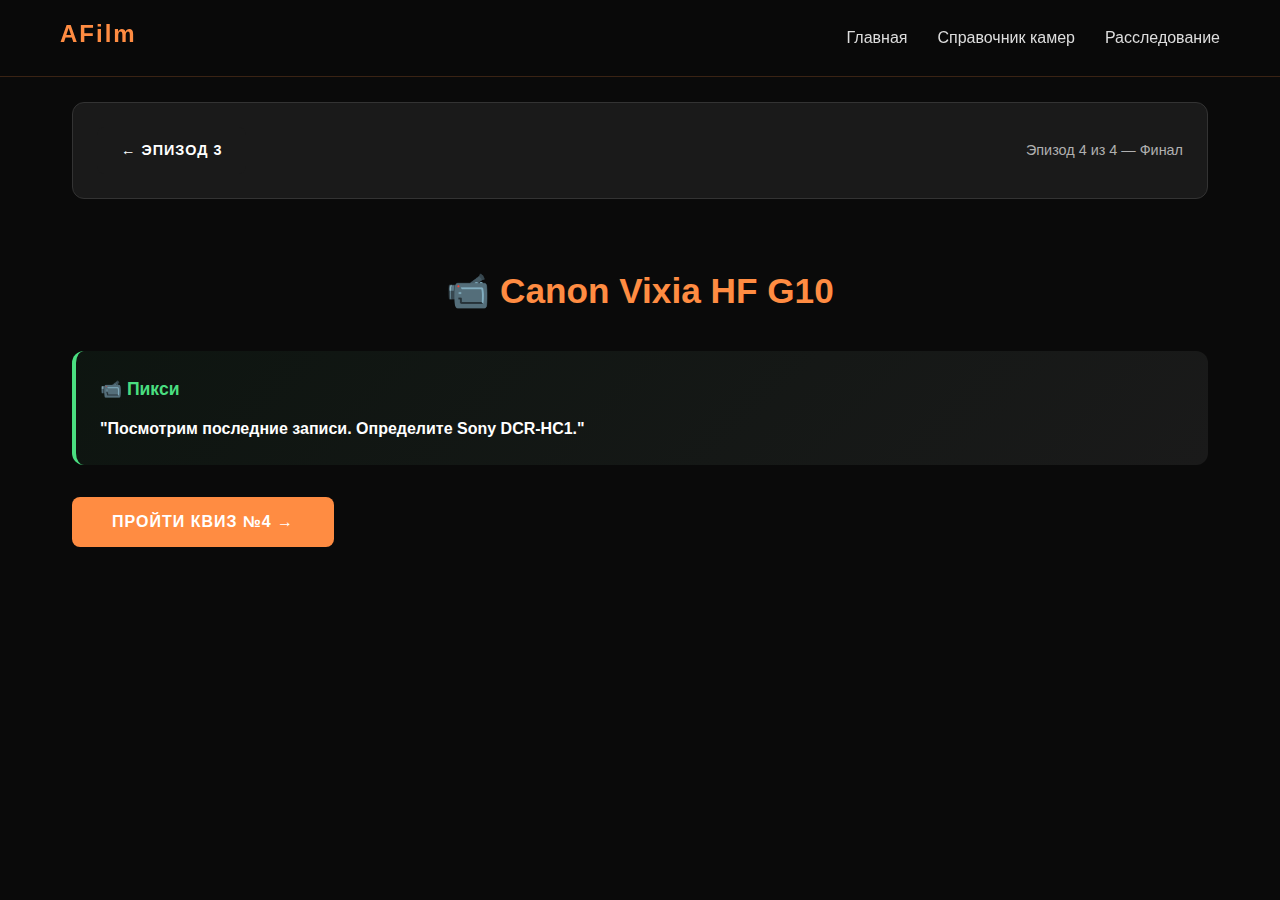
<file: episode4.html>
<!DOCTYPE html>
<html lang="ru">
<head>
    <meta charset="UTF-8">
    <meta name="viewport" content="width=device-width, initial-scale=1.0">
    <title>Эпизод 4: Финал — AFilm</title>
    <link rel="stylesheet" href="css/style.css">
    <link rel="stylesheet" href="css/story.css">
</head>
<body>
    <!-- ШАПКА -->
    <header class="main-header">
      <div class="header-container">
        <a href="index.html" class="logo">AFilm</a>
        <nav class="main-nav">
          <a href="index.html">Главная</a>
          <a href="cameras.html">Справочник камер</a>
          <a href="vision.html">Расследование</a>
        </nav>
      </div>
    </header>

    <div class="container">
        <!-- Episode Header -->
        <div class="episode-header">
            <a href="episode3.html" class="btn btn-back">← Эпизод 3</a>
            <div class="episode-progress">Эпизод 4 из 4 — Финал</div>
        </div>

        <!-- СТРАНИЦА 13: Canon Vixia HF G10 -->
        <div class="story-screen active" id="page-13">
            <h1 class="story-title">📹 Canon Vixia HF G10</h1>

                <div class="dialogue-box pixie">
                    <div class="speaker">📹 Пикси</div>
                    <p><strong>"Посмотрим последние записи. Определите Sony DCR-HC1."</strong></p>
                </div>

                <button class="btn" onclick="goToPage(14)">Пройти квиз №4 →</button>
            </div>
        </div>

        <!-- СТРАНИЦА 14: КВИЗ №4 (Sony HC1) -->
        <div class="story-screen" id="page-14" data-correct-answer="hc1">
            <h1 class="story-title">🎯 Квиз №4: Определите Sony HC1</h1>

            <div class="story-content">
                <div class="dialogue-box pixie">
                    <div class="speaker">📹 Подсказка от Пикси</div>
                    <p><strong>"Sony HC1 — компактная HDV, 1080i, CMOS-матрица. Rolling shutter при движении!"</strong></p>
                </div>

                <div class="quiz-videos">
                    <div class="quiz-video-item" data-video-id="hc1" onclick="selectQuizVideo('hc1')">
                        <iframe src="https://drive.google.com/file/d/15-sffNGgF94dFmk-HYfyGGYsQ9AF5L-B/preview" allow="autoplay"></iframe>
                        <div class="quiz-video-label">Видео А</div>
                    </div>

                    <div class="quiz-video-item" data-video-id="trv900_2" onclick="selectQuizVideo('trv900_2')">
                        <iframe src="https://drive.google.com/file/d/1hBHPpBKwCr4RTJQjOsVaEihqqATOvEZa/preview" allow="autoplay"></iframe>
                        <div class="quiz-video-label">Видео Б</div>
                    </div>

                    <div class="quiz-video-item" data-video-id="xl1_2" onclick="selectQuizVideo('xl1_2')">
                        <iframe src="https://drive.google.com/file/d/1AA6J3_Z-NCspFsJw6E3n9sghl0Qi65lr/preview" allow="autoplay"></iframe>
                        <div class="quiz-video-label">Видео В</div>
                    </div>
                </div>

                <div style="text-align: center; margin-top: 2rem;">
                    <button class="btn" onclick="checkQuizAnswer('hc1', 15, 'error-14')">Проверить ответ</button>
                </div>
            </div>
        </div>

        <!-- СТРАНИЦА 14-ОШИБКА -->
        <div class="story-screen" id="page-error-14">
            <h1 class="story-title">❌ Попробуйте ещё раз!</h1>

            <div class="story-content">
                <div class="hint-box">
                    <h3>💡 Подсказка от Пикси</h3>
                    <p><strong>"Sony HC1 - первая компактная HDV камера. Ключевые признаки: разрешение 1080i - чересстрочная развёртка может давать лёгкую гребёнку на движущихся объектах."</strong></p>
                    <p><strong>"Одна CMOS-матрица вместо трёх CCD. При быстром движении камеры возможен rolling shutter эффект - вертикальные линии скашивает. Для статичной съёмки артефактов минимум."</strong></p>
                    <p><strong>"Ищите HD качество с характерной чересстрочной развёрткой!"</strong></p>
                </div>

                <div style="text-align: center; margin-top: 2rem;">
                    <button class="btn btn-secondary" onclick="retryQuiz(14)">Попробовать снова</button>
                </div>
            </div>
        </div>

        <!-- СТРАНИЦА 15: GoPro Hero3 -->
        <div class="story-screen" id="page-15">
            <h1 class="story-title">📹 GoPro Hero3</h1>

            <div class="story-content">
                <div class="success-box">
                    <h3>✅ Правильно!</h3>
                    <p>Sony HC1 была прорывом - HD качество на обычных MiniDV кассетах. Чересстрочная развёртка 1080i и ранний CMOS сенсор создавали характерное изображение первого поколения HD камер.</p>
                </div>

                <div class="dialogue-box pixie">
                    <div class="speaker">📹 Пикси</div>
                    <p><strong>"GoPro Hero3 — сверхширокий объектив 170°, дисторсия «рыбий глаз»."</strong></p>
                </div>

                <p>Детектив просматривает записи.</p>

                <div class="evidence-box">
                    <h3>🎥 Записи камер наблюдения</h3>
                    <p><strong>22:15</strong> — Помощник режиссера в монтажную | <strong>22:50</strong> — Монтажер выходит | <strong>22:58</strong> — Сценарист уходит</p>
                </div>

                <div class="dialogue-box character">
                    <div class="speaker">💻 Допрос виновных</div>
                    <p>"На последней записи вы видите помощника уходящим из студии, намного позже заявленного момента пропажи."</p>
                </div>

                <div class="dialogue-box pixie">
                    <div class="speaker">📹 Пикси</div>
                    <p><strong>"Вам передают запись обращения помощника к режиссеру! Определите Canon Vixia HF G10."</strong></p>
                </div>

                <button class="btn" onclick="goToPage(16)">Пройти квиз №5 →</button>
            </div>
        </div>

        <!-- СТРАНИЦА 16: КВИЗ №5 (Canon HF G10) -->
        <div class="story-screen" id="page-16" data-correct-answer="hfg10">
            <h1 class="story-title">🎯 Квиз №5: Определите Canon HF G10</h1>

            <div class="story-content">
                <div class="dialogue-box pixie">
                    <div class="speaker">📹 Подсказка от Пикси</div>
                    <p><strong>"Canon HF G10 — Full HD на SD-картах. Яркая цифровая картинка, стиль онлайн-видео!"</strong></p>
                </div>

                <div class="quiz-videos">
                    <div class="quiz-video-item" data-video-id="hfg10" onclick="selectQuizVideo('hfg10')">
                        <iframe src="https://drive.google.com/file/d/1O3CclK53VyCxfIGBEWo3DxoJvDYSHPFy/preview" allow="autoplay"></iframe>
                        <div class="quiz-video-label">Видео А</div>
                    </div>

                    <div class="quiz-video-item" data-video-id="gopro2" onclick="selectQuizVideo('gopro2')">
                        <iframe src="https://drive.google.com/file/d/11BKy8j_23vwYzBqAm7mAMKm2JM3nFStS/preview" allow="autoplay"></iframe>
                        <div class="quiz-video-label">Видео Б</div>
                    </div>

                    <div class="quiz-video-item" data-video-id="dvx100_2" onclick="selectQuizVideo('dvx100_2')">
                        <iframe src="https://drive.google.com/file/d/1W28dm0zxyLs2W0to-bPzaQtQ_Du9ojlE/preview" allow="autoplay"></iframe>
                        <div class="quiz-video-label">Видео В</div>
                    </div>
                </div>

                <div style="text-align: center; margin-top: 2rem;">
                    <button class="btn" onclick="checkQuizAnswer('hfg10', 17, 'error-16')">Проверить ответ</button>
                </div>
            </div>
        </div>

        <!-- СТРАНИЦА 16-ОШИБКА -->
        <div class="story-screen" id="page-error-16">
            <h1 class="story-title">❌ Внимательнее!</h1>

            <div class="story-content">
                <div class="hint-box">
                    <h3>💡 Подсказка от Пикси</h3>
                    <p><strong>"Canon HF G10 - полностью цифровая эра 2010 года. Запись на SD-карты, никаких кассет."</strong></p>
                    <p><strong>"AVCHD формат с эффективным H.264 сжатием экономит место без потери качества. Full HD 1920x1080 - чёткое детализированное изображение."</strong></p>
                    <p><strong>"Один CMOS-сенсор 3.3 мегапикселя зрелой технологии даёт яркую насыщенную картинку - это уже современное онлайн-видео, а не ностальгия."</strong></p>
                </div>

                <div style="text-align: center; margin-top: 2rem;">
                    <button class="btn btn-secondary" onclick="retryQuiz(16)">Попробовать снова</button>
                </div>
            </div>
        </div>

        <!-- СТРАНИЦА 17: Разрешение конфликта -->
        <div class="story-screen" id="page-17">
            <h1 class="story-title">⚖️ Разрешение конфликта</h1>

            <div class="story-content">
                <div class="success-box">
                    <h3>🎉 Все квизы пройдены!</h3>
                    <p>Вы успешно определили все камеры и раскрыли тайну исчезновения помощника режиссера. Теперь пора принять решение о судьбе расследования.</p>
                </div>

                <p>Детектив собирает всех. Режиссер подавлена, команда устала.</p>

                <div class="dialogue-box character">
                    <div class="speaker">🎥 Монтажер</div>
                    <p>"У нас у всех проблемы — здоровье, семьи, карьеры. Два года работы без конца..."</p>
                </div>

                <div class="dialogue-box character">
                    <div class="speaker">🎬 Вы</div>
                    <p>"Искусство не должно уничтожать художников. Любительское кино — про страсть, но люди выгорают. Нужны границы."</p>
                </div>

                <div class="dialogue-box character">
                    <div class="speaker">💻 Сценарист</div>
                    <p>"Мы любим этот проект. Режиссер отказывалась нас слушать, нам пришлось идти на крайние меры."</p>
                </div>

                <div class="question-box">
                    <h3>❓ Как завершить дело?</h3>
                </div>

                <div class="choices">
                    <button class="choice-btn" onclick="goToPage(18)">
                        <span class="choice-letter">А</span>
                        <span class="choice-text">Настоять на формальных обвинениях</span>
                    </button>

                    <button class="choice-btn" onclick="goToPage(19)">
                        <span class="choice-letter">Б</span>
                        <span class="choice-text">Помочь договориться</span>
                    </button>
                </div>
            </div>
        </div>

        <!-- СТРАНИЦА 18: Нейтральная концовка -->
        <div class="story-screen" id="page-18">
            <h1 class="story-title">⚖️ Правосудие</h1>

            <div class="story-content">
                <p>Детектив документирует инсценировку и выносит официальное предупреждение. Режиссер в праве обратиться в суд.</p>

                <p>Студия продолжает работу, но напряжение остаётся. Режиссер увольняет помощника и настаивает на судебных разбирательствах.</p>

                <div class="dialogue-box pixie">
                    <div class="speaker">📹 Пикси</div>
                    <p><strong>"Детектив, поздравляю! Вы раскрыли дело!"</strong></p>
                    <p><strong>"Однако, мне кажется, иногда важнее найти не виновных, а решение."</strong></p>
                </div>

                <p>Вы навсегда покидаете студию и возвращаетесь к работе с бумагами в старом офисе пососедству с Невским проспектом.</p>

                <!-- Упрощенный результат -->
                <div style="margin-top: 3rem; padding: 2rem; background: var(--bg-panel); border-radius: 12px; border: 2px solid rgba(255,255,255,0.2);">
                    <h3 style="color: var(--text-secondary); text-align: center; margin-bottom: 1.5rem;">📊 Результат расследования</h3>
                    <p style="text-align: center; color: var(--text-secondary); margin-bottom: 1rem;">
                        Квизов пройдено: <strong style="color: var(--text-primary);">5 / 5</strong>
                    </p>
                    <p style="text-align: center; color: var(--text-secondary); font-size: 0.95rem; margin-bottom: 2rem;">
                        Вы закрыли дело, но довольны ли вы своим выбором?.<br>
                    </p>
                    <div style="text-align: center;">
                        <a href="vision.html" class="btn" style="margin-right: 1rem;">🔄 Пройти заново</a>
                        <a href="cameras.html" class="btn btn-secondary">📚 Справочник камер</a>
                    </div>
                </div>
            </div>
        </div>

        <!-- СТРАНИЦА 19: Хорошая концовка -->
        <div class="story-screen" id="page-19">
            <h1 class="story-title">✨ И жили они долго и састливо</h1>

            <div class="story-content">
                <p>Вы предлагаете официальный трудовой договор с чётким графиком вместо формальных обвинений.</p>

                <div class="info-box">
                    <p><strong>📋 Договор:</strong></p>
                    <ul>
                        <li>Два дня в неделю, 18:00-22:00</li>
                        <li>Завершение через 5 месяцев</li>
                        <li>Никаких переделок без согласия команды</li>
                    </ul>
                </div>

                <p>Команда довольна, режиссер осознала ошибку.</p>

                <button class="btn" onclick="goToPage(20)">Увидеть эпилог →</button>
            </div>
        </div>

        <!-- СТРАНИЦА 20: Эпилог -->
        <div class="story-screen" id="page-20">
            <h1 class="story-title">🎬 Эпилог</h1>

            <div class="story-content">
                <p><strong>Через две недели...</strong></p>

                <p>Вы возвращаетесь в студию по приглашению. Режиссер встречает вас у входа - команда перезапустила проект на новых условиях.</p>

                <p>Атмосфера изменилась: график на стене, стабильные выплаты, люди снова улыбаются.</p>

                <div class="dialogue-box character">
                    <div class="speaker">🎬</div>
                    <p>"Любительское кино должно приносить радость, а не выгорание."</p>
                </div>

                <h3 style="margin-top: 3rem; color: var(--accent-red);">📹 Сравните камеры</h3>
                <p style="margin-bottom: 1.5rem;">Одно действие — шесть разных визуальных языков:</p>

                <!-- TODO: Создать сравнительное видео - split-screen всех 6 камер, снимающих одно действие (например, оператор машет рукой) -->
                <div class="video-container" style="max-width: 800px; margin: 2rem auto; border-radius: 8px; overflow: hidden; border: 2px solid var(--accent-red);">
                    <iframe
                      src="https://drive.google.com/file/d/1Y_cy5AmZoh_256iICF_g1Q8J92HI-7O4/preview"
                      width="100%"
                      height="450"
                      frameborder="0"
                      allow="autoplay; encrypted-media"
                      allowfullscreen>
                    </iframe>
                </div>
                <p style="font-size: 0.9rem; color: var(--text-secondary); text-align: center; margin-top: 1rem;">
                    Sony TRV900 • Canon XL1 • Panasonic DVX100 • Sony HC1 • Canon HF G10 • GoPro Hero3
                </p>

                <div class="dialogue-box pixie" style="margin-top: 3rem;">
                    <div class="speaker">📹 Пикси</div>
                    <p><strong>"Детектив, вы теперь эксперт! Видите разницу в цвете, резкости, контрасте?"</strong></p>
                    <p><strong>"Каждая камера рассказывает историю по-своему."</strong></p>
                </div>

                <p style="margin-top: 2rem;">Оператор машет TRV900: "Теперь вы всегда сможете отличить CCD от CMOS!"</p>

                <p>Детектив выходит из студии. Оглядывается — силуэты команды за работой, спокойные и счастливые. На полке ряды камер, каждая со своей историей.</p>

                <!-- СЕРТИФИКАТ ЭКСПЕРТА -->
                <div style="margin-top: 4rem; padding: 3rem; background: linear-gradient(135deg, #1a1a1a 0%, #2d2d2d 100%); border-radius: 16px; border: 3px solid var(--accent-red); box-shadow: 0 8px 32px rgba(255, 61, 61, 0.3);">
                    <div style="text-align: center; border-bottom: 2px solid var(--accent-red); padding-bottom: 2rem; margin-bottom: 2rem;">
                        <h2 style="color: var(--accent-red); font-size: 2rem; margin-bottom: 0.5rem;">🎓 СЕРТИФИКАТ ЭКСПЕРТА</h2>
                        <p style="font-size: 1.1rem; color: var(--text-secondary);">по визуальному стилю любительских камер</p>
                    </div>

                    <!-- TODO: Добавить JavaScript для подсчета правильных ответов из localStorage -->
                    <div style="text-align: left; max-width: 600px; margin: 0 auto;">
                        <h3 style="color: var(--accent-red); margin-bottom: 1rem;">📊 Ваши результаты:</h3>
                        <div style="background: var(--bg-panel); padding: 1.5rem; border-radius: 8px; margin-bottom: 2rem;">
                            <p style="font-size: 1.1rem; margin-bottom: 1rem;">
                                <strong style="color: var(--text-primary);">Квизов пройдено:</strong>
                                <span style="color: var(--accent-red); font-size: 1.5rem; margin-left: 1rem;">5 / 5</span>
                            </p>
                            <p style="font-size: 0.95rem; color: var(--text-secondary); margin-top: 1rem;">
                                Вы успешно различили все камеры и раскрыли тайну исчезновения!
                            </p>
                        </div>

                        <h3 style="color: var(--accent-red); margin-bottom: 1rem;">✅ Освоенные навыки:</h3>
                        <div style="background: var(--bg-panel); padding: 1.5rem; border-radius: 8px; margin-bottom: 2rem;">
                            <ul style="list-style: none; padding: 0; margin: 0;">
                                <li style="padding: 0.5rem 0; border-bottom: 1px solid rgba(255,255,255,0.1);">📹 CCD vs CMOS матрицы</li>
                                <li style="padding: 0.5rem 0; border-bottom: 1px solid rgba(255,255,255,0.1);">🎨 Цветопередача и тональность</li>
                                <li style="padding: 0.5rem 0; border-bottom: 1px solid rgba(255,255,255,0.1);">🔍 Резкость и детализация</li>
                                <li style="padding: 0.5rem 0; border-bottom: 1px solid rgba(255,255,255,0.1);">💫 Контраст и динамический диапазон</li>
                                <li style="padding: 0.5rem 0;">🎞️ Кинематографический характер</li>
                            </ul>
                        </div>

                        <div style="background: var(--bg-card); padding: 2rem; border-radius: 8px; border-left: 4px solid var(--accent-red); margin-bottom: 2rem;">
                            <p style="font-size: 1.1rem; font-style: italic; color: var(--text-primary); margin: 0;">
                                "Технологии сохраняют истории.<br>
                                Но истории создают люди.<br>
                                И люди важнее любых технологий."
                            </p>
                        </div>
                    </div>

                    <div style="text-align: center; margin-top: 2.5rem;">
                        <a href="certificate.html" class="btn" style="margin-right: 1rem; background: var(--accent-red); padding: 1rem 2rem;">📄 Скачать сертификат</a>
                        <a href="vision.html" class="btn btn-secondary" style="margin-right: 1rem;">🔄 Пройти заново</a>
                        <a href="cameras.html" class="btn btn-secondary">📚 Справочник камер</a>
                    </div>
                </div>
            </div>
        </div>
    </div>

    <script src="js/story.js"></script>
</body>
</html>
</file>
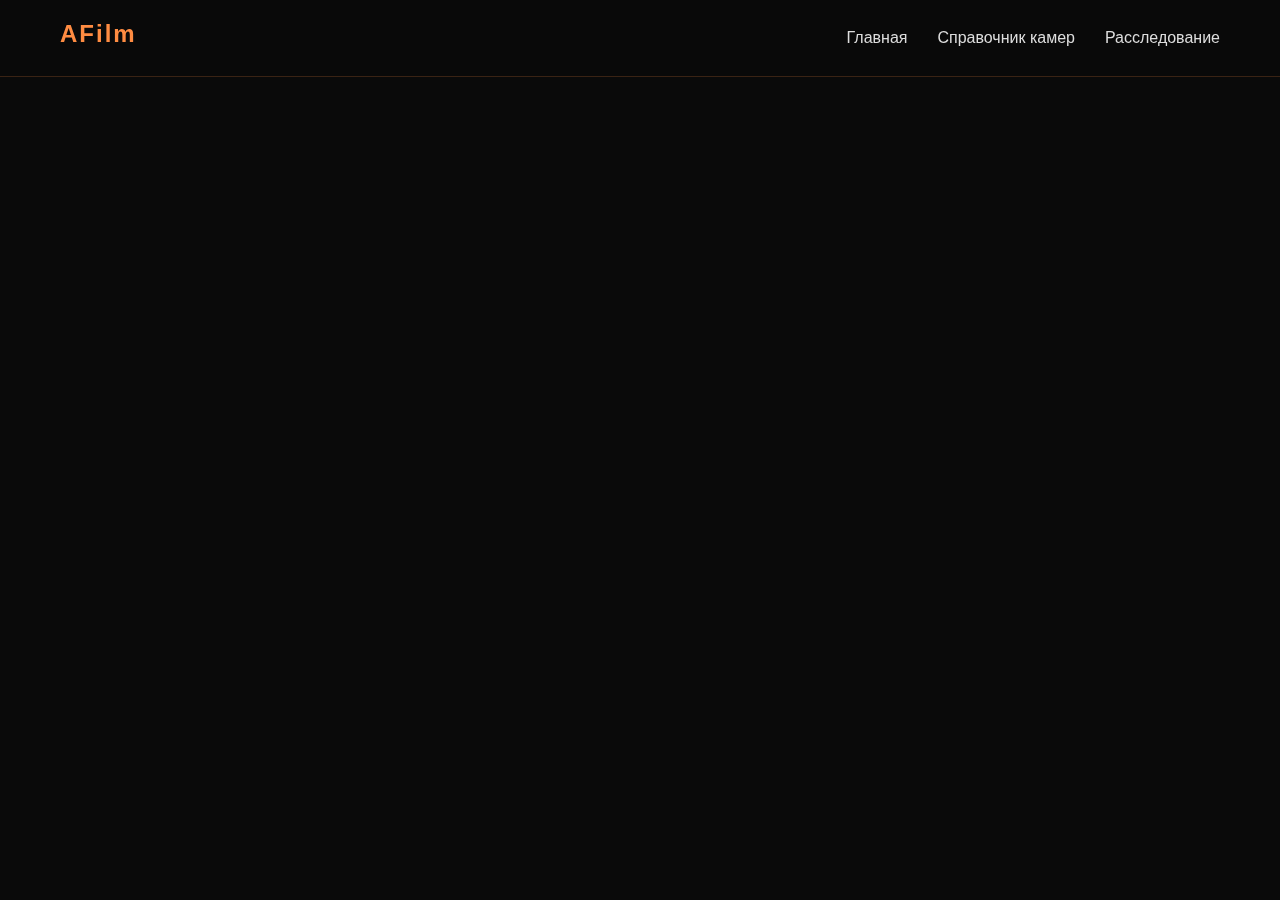
<file: vision.html>
<!DOCTYPE html>
<html lang="ru">
<head>
    <meta charset="UTF-8">
    <meta name="viewport" content="width=device-width, initial-scale=1.0">
    <title>Инструкция — AFilm</title>
    <link rel="stylesheet" href="css/style.css">
</head>
<body>
    <!-- ШАПКА -->
    <header class="main-header">
      <div class="header-container">
        <a href="index.html" class="logo">AFilm</a>
        <nav class="main-nav">
          <a href="index.html">Главная</a>
          <a href="cameras.html">Справочник камер</a>
          <a href="vision.html">Расследование</a>
        </nav>
      </div>
    </header>

    <div class="container">
        <!-- Screen 1 -->
        <div class="vision-screen" id="screen-2">
            <h1>📖 Как играть?</h1>
            <p style="font-size: 1.1rem; line-height: 1.8;">
                Смотри видео → Различай камеры → Находи улики → Раскрой тайну
            </p>
            <button class="btn" onclick="nextScreen()">Далее</button>
            <div class="progress-dots">
                <div class="dot"></div>
                <div class="dot"></div>
                <div class="dot"></div>
                <div class="dot"></div>
                <div class="dot"></div>
            </div>
        </div>

        <!-- Screen 2 -->
        <div class="vision-screen" id="screen-3">
            <h1>🎥 Твоя миссия</h1>
            <p style="font-size: 1.2rem; margin: 2rem 0;">
                Режиссёр исчез.<br>
                Остались только видео с <strong style="color: var(--accent-red);">шести разных камер</strong>.<br>
                Научись различать визуальный стиль камер — и раскрой тайну.
            </p>
            <p style="margin-top: 2rem; font-size: 0.95rem; color: var(--text-secondary);">
                Тебе поможет старушка <strong>Пикси</strong> 🤖
            </p>

            <button class="btn" onclick="nextScreen()">Далее</button>
            <div class="progress-dots">
                <div class="dot"></div>
                <div class="dot"></div>
                <div class="dot"></div>
                <div class="dot"></div>
                <div class="dot"></div>
            </div>
        </div>

        <!-- Screen 3 -->
        <div class="vision-screen" id="screen-4">
            <h1>📹 Шесть камер</h1>
            <p style="font-size: 1.1rem; margin: 2rem 0;">
                У каждой камеры свой визуальный стиль:<br>
                цвет, резкость, контраст, движение.
            </p>
            <p style="margin-top: 2rem;">
                <a href="cameras.html" target="_blank" style="color: var(--accent-red); text-decoration: underline; font-size: 1.05rem;">📚 Справочник камер (открыть в новой вкладке) →</a>
            </p>
            <button class="btn" onclick="nextScreen()">Далее</button>
            <div class="progress-dots">
                <div class="dot"></div>
                <div class="dot"></div>
                <div class="dot"></div>
                <div class="dot"></div>
                <div class="dot"></div>
            </div>
        </div>

        <!-- Screen 4 -->
        <div class="vision-screen" id="screen-5">
            <h1>🎯 Готов?</h1>
            <p style="font-size: 1.2rem; margin: 2rem 0;">
                Пройди 4 эпизода, научись различать камеры,<br>
                получи <strong style="color: var(--accent-red);">Сертификат Эксперта</strong>.
            </p>
            <a href="episode1.html" class="btn" style="margin-top: 2rem; font-size: 1.1rem; padding: 1rem 2.5rem;">🎬 НАЧАТЬ РАССЛЕДОВАНИЕ</a>
            <div class="progress-dots">
                <div class="dot"></div>
                <div class="dot"></div>
                <div class="dot"></div>
                <div class="dot"></div>
                <div class="dot"></div>
            </div>
        </div>
    </div>

    <script src="js/game.js"></script>
</body>
</html>
</file>
<file: css/style.css>
/* AFilm Detective Game - Dark Theme */

:root {
    --bg-dark: #0a0a0a;
    --bg-panel: #1a1a1a;
    --bg-card: #222222;
    --text-primary: #ffffff;
    --text-secondary: #b0b0b0;
    --accent-red: #ff8c42;
    --accent-red-hover: #ff7a2e;
    --accent-dark: #ff7a2e;
    --border-color: #333333;
    --shadow: rgba(0, 0, 0, 0.5);
}

* {
    margin: 0;
    padding: 0;
    box-sizing: border-box;
}

body {
    font-family: 'Inter', -apple-system, BlinkMacSystemFont, 'Segoe UI', Roboto, Oxygen, Ubuntu, Cantarell, sans-serif;
    background-color: var(--bg-dark);
    color: var(--text-primary);
    line-height: 1.6;
    overflow-x: hidden;
}

/* Container */
.container {
    max-width: 1200px;
    margin: 0 auto;
    padding: 2rem;
}

/* Header */
.header {
    text-align: center;
    padding: 3rem 0;
    background: linear-gradient(180deg, var(--bg-panel) 0%, var(--bg-dark) 100%);
}

.logo {
    font-size: 3rem;
    font-weight: 700;
    color: var(--accent-red);
    margin-bottom: 0.5rem;
    letter-spacing: 2px;
}

.subtitle {
    color: var(--text-secondary);
    font-size: 1.1rem;
}

/* Buttons */
.btn {
    display: inline-block;
    padding: 1rem 2.5rem;
    background: var(--accent-red);
    color: var(--text-primary);
    text-decoration: none;
    border: none;
    border-radius: 8px;
    font-size: 1rem;
    font-weight: 600;
    cursor: pointer;
    transition: all 0.3s ease;
    text-transform: uppercase;
    letter-spacing: 1px;
}

.btn:hover {
    background: var(--accent-red-hover);
    transform: translateY(-2px);
    box-shadow: 0 8px 20px rgba(255, 140, 66, 0.3);
}

.btn:active {
    transform: translateY(0);
}

.btn-secondary {
    background: transparent;
    border: 2px solid var(--accent-red);
    color: var(--accent-red);
}

.btn-secondary:hover {
    background: var(--accent-red);
    color: var(--text-primary);
}

.btn-back {
    background: var(--bg-panel);
    padding: 0.75rem 1.5rem;
    font-size: 0.9rem;
}

.btn-back:hover {
    background: var(--bg-card);
}

/* Video Section */
.video-section {
    margin: 3rem 0;
    text-align: center;
}

.video-container {
    max-width: 800px;
    margin: 2rem auto;
    border-radius: 12px;
    overflow: hidden;
    box-shadow: 0 10px 40px var(--shadow);
}

.video-container video {
    width: 100%;
    display: block;
}

/* Vision Screens */
.vision-screen {
    display: none;
    min-height: 70vh;
    padding: 4rem 2rem;
    text-align: center;
    animation: fadeInUp 0.5s ease;
}

.vision-screen.active {
    display: flex;
    flex-direction: column;
    justify-content: center;
    align-items: center;
}

.vision-screen h1 {
    font-size: 2.5rem;
    margin-bottom: 1.5rem;
    color: var(--accent-red);
}

.vision-screen p {
    font-size: 1.2rem;
    max-width: 700px;
    margin-bottom: 2rem;
    color: var(--text-secondary);
}

.vision-screen ul {
    list-style: none;
    font-size: 1.1rem;
    max-width: 600px;
    text-align: left;
    margin: 2rem auto;
}

.vision-screen li {
    padding: 0.75rem 0;
    border-bottom: 1px solid var(--border-color);
}

.vision-screen li:before {
    content: "• ";
    color: var(--accent-red);
    font-weight: bold;
    margin-right: 0.5rem;
}

/* Progress Dots */
.progress-dots {
    display: flex;
    gap: 1rem;
    justify-content: center;
    margin-top: 3rem;
}

.dot {
    width: 12px;
    height: 12px;
    border-radius: 50%;
    background: var(--border-color);
    transition: all 0.3s ease;
}

.dot.active {
    background: var(--accent-red);
    transform: scale(1.3);
}

/* Episode Header */
.episode-header {
    display: flex;
    justify-content: space-between;
    align-items: center;
    margin-bottom: 2rem;
    padding: 1.5rem;
    background: var(--bg-panel);
    border-radius: 12px;
    border: 1px solid var(--border-color);
}

.episode-progress {
    color: var(--text-secondary);
    font-size: 0.9rem;
}

/* Episode Content */
.episode-title {
    font-size: 2rem;
    margin-bottom: 1rem;
    color: var(--accent-red);
}

.episode-description {
    font-size: 1.1rem;
    color: var(--text-secondary);
    margin-bottom: 3rem;
    max-width: 800px;
}

/* Video Grid */
.video-grid {
    display: grid;
    grid-template-columns: repeat(auto-fit, minmax(300px, 1fr));
    gap: 2rem;
    margin: 3rem 0;
}

.video-item {
    background: var(--bg-panel);
    border-radius: 12px;
    overflow: hidden;
    border: 1px solid var(--border-color);
    transition: all 0.3s ease;
}

.video-item:hover {
    border-color: var(--accent-red);
    transform: translateY(-5px);
    box-shadow: 0 10px 30px var(--shadow);
}

.video-item video {
    width: 100%;
    display: block;
    background: #000;
}

.video-item iframe {
    width: 100%;
    height: 300px;
    border-radius: 8px;
    margin-bottom: 15px;
    border: none;
    display: block;
    background: #000;
}

.video-info {
    padding: 1.5rem;
}

.camera-name {
    font-size: 1.1rem;
    font-weight: 600;
    margin-bottom: 1rem;
    color: var(--text-primary);
}

.camera-btn {
    width: 100%;
    padding: 0.75rem;
    background: var(--bg-card);
    color: var(--text-primary);
    border: 2px solid var(--accent-red);
    border-radius: 6px;
    font-size: 0.95rem;
    cursor: pointer;
    transition: all 0.3s ease;
}

.camera-btn:hover {
    background: var(--accent-red);
    transform: scale(1.05);
}

/* Answer Feedback */
.answer-feedback {
    display: none;
    margin: 3rem auto;
    padding: 2rem;
    max-width: 600px;
    border-radius: 12px;
    text-align: center;
    animation: slideIn 0.4s ease;
}

.answer-feedback.show {
    display: block;
}

.answer-feedback.correct {
    background: linear-gradient(135deg, #1a4d2e 0%, #2d5f3f 100%);
    border: 2px solid #4ade80;
}

.answer-feedback.incorrect {
    background: linear-gradient(135deg, #4d1a1a 0%, #5f2d2d 100%);
    border: 2px solid #ff6b6b;
}

.feedback-icon {
    font-size: 3rem;
    margin-bottom: 1rem;
}

.feedback-title {
    font-size: 1.5rem;
    font-weight: 700;
    margin-bottom: 1rem;
}

.feedback-text {
    font-size: 1.1rem;
    color: var(--text-secondary);
    margin-bottom: 2rem;
}

/* Certificate */
.certificate-container {
    max-width: 800px;
    margin: 4rem auto;
    padding: 4rem;
    background: linear-gradient(135deg, var(--bg-panel) 0%, var(--bg-card) 100%);
    border: 3px solid var(--accent-red);
    border-radius: 20px;
    box-shadow: 0 20px 60px var(--shadow);
    text-align: center;
    position: relative;
}

.certificate-container::before {
    content: '';
    position: absolute;
    top: 20px;
    left: 20px;
    right: 20px;
    bottom: 20px;
    border: 1px solid var(--border-color);
    border-radius: 15px;
}

.certificate-badge {
    font-size: 4rem;
    margin-bottom: 2rem;
}

.certificate-title {
    font-size: 2.5rem;
    font-weight: 700;
    color: var(--accent-red);
    margin-bottom: 1rem;
    text-transform: uppercase;
    letter-spacing: 3px;
}

.certificate-subtitle {
    font-size: 1.5rem;
    margin-bottom: 2rem;
    color: var(--text-primary);
}

.certificate-text {
    font-size: 1.1rem;
    color: var(--text-secondary);
    margin-bottom: 3rem;
    line-height: 1.8;
}

.certificate-signature {
    margin-top: 3rem;
    padding-top: 2rem;
    border-top: 1px solid var(--border-color);
    color: var(--text-secondary);
    font-style: italic;
}

/* Animations */
@keyframes fadeInUp {
    from {
        opacity: 0;
        transform: translateY(30px);
    }
    to {
        opacity: 1;
        transform: translateY(0);
    }
}

@keyframes slideIn {
    from {
        opacity: 0;
        transform: translateX(-20px);
    }
    to {
        opacity: 1;
        transform: translateX(0);
    }
}

/* Responsive */
@media (max-width: 768px) {
    .container {
        padding: 1rem;
    }

    .logo {
        font-size: 2rem;
    }

    .vision-screen h1 {
        font-size: 1.8rem;
    }

    .vision-screen p {
        font-size: 1rem;
    }

    .video-grid {
        grid-template-columns: 1fr;
        gap: 1.5rem;
    }

    .video-item iframe {
        height: 200px;
    }

    .episode-header {
        flex-direction: column;
        gap: 1rem;
    }

    .certificate-container {
        padding: 2rem;
        margin: 2rem 1rem;
    }

    .certificate-title {
        font-size: 1.8rem;
    }

    .certificate-subtitle {
        font-size: 1.2rem;
    }

    .header-container {
        flex-direction: column;
        gap: 15px;
    }

    .main-nav {
        gap: 15px;
        font-size: 14px;
    }

    body {
        padding-top: 100px;
    }

    .camera-content {
        flex-direction: column;
    }

    .camera-content img {
        width: 100%;
    }
}

/* Utility Classes */
.text-center {
    text-align: center;
}

.mt-3 {
    margin-top: 3rem;
}

.mb-3 {
    margin-bottom: 3rem;
}

.hidden {
    display: none;
}

/* Navigation Header */
.main-header {
  position: fixed;
  top: 0;
  left: 0;
  right: 0;
  background: rgba(10, 10, 10, 0.95);
  backdrop-filter: blur(10px);
  border-bottom: 1px solid rgba(255, 140, 66, 0.2);
  z-index: 9999;
  padding: 15px 0;
}

.header-container {
  max-width: 1200px;
  margin: 0 auto;
  padding: 0 20px;
  display: flex;
  justify-content: space-between;
  align-items: center;
}

.main-header .logo {
  font-size: 24px;
  font-weight: bold;
  color: #ff8c42;
  text-decoration: none;
  transition: opacity 0.2s;
}

.main-header .logo:hover {
  opacity: 0.8;
}

.main-nav {
  display: flex;
  gap: 30px;
}

.main-nav a {
  color: #ddd;
  text-decoration: none;
  font-size: 16px;
  transition: color 0.2s;
}

.main-nav a:hover {
  color: #ff8c42;
}

/* Отступ для контента (чтобы не наезжал на header) */
body {
  padding-top: 70px;
}

/* Cameras Page Styles */
.cameras-page {
  max-width: 1000px;
  margin: 40px auto;
  padding: 0 20px;
}

.cameras-page h1 {
  text-align: center;
  color: #ff8c42;
  margin-bottom: 10px;
  font-size: 42px;
}

.intro {
  text-align: center;
  color: #888;
  margin-bottom: 50px;
  font-size: 18px;
}

.camera-detail {
  margin-bottom: 50px;
  padding: 30px;
  background: rgba(255, 255, 255, 0.03);
  border-radius: 12px;
  border-left: 4px solid #ff8c42;
}

.camera-detail h2 {
  color: #ff8c42;
  margin-bottom: 20px;
  font-size: 28px;
}

.camera-content {
  display: flex;
  gap: 30px;
  align-items: flex-start;
}

.camera-content img {
  width: 300px;
  height: 200px;
  object-fit: cover;
  border-radius: 8px;
  flex-shrink: 0;
}

.camera-text p {
  color: #ddd;
  line-height: 1.8;
  margin-bottom: 15px;
}

.additional-info {
  margin-top: 60px;
  padding: 40px;
  background: rgba(255, 140, 66, 0.05);
  border-radius: 12px;
}

.additional-info h2 {
  color: #ff8c42;
  margin-bottom: 30px;
  text-align: center;
}

.info-block {
  margin-bottom: 30px;
}

.info-block h3 {
  color: #ff8c42;
  margin-bottom: 15px;
  font-size: 20px;
}

.info-block ul {
  list-style: none;
  padding: 0;
}

.info-block li {
  padding: 10px 0;
  border-bottom: 1px solid rgba(255, 255, 255, 0.1);
  color: #ddd;
  line-height: 1.6;
}

.back-button-container {
  text-align: center;
  margin-top: 50px;
}

/* About Section Styles */
.about-section {
  max-width: 800px;
  margin: 60px auto;
  padding: 40px;
  background: rgba(255, 255, 255, 0.03);
  border-radius: 12px;
}

.about-section h2 {
  color: #ff8c42;
  margin-bottom: 20px;
  font-size: 32px;
}

.about-section h3 {
  color: #ff8c42;
  margin-top: 30px;
  margin-bottom: 15px;
  font-size: 24px;
}

.about-section p {
  color: #ddd;
  line-height: 1.8;
  margin-bottom: 15px;
  font-size: 16px;
}

/* HERO секция для главной страницы */
.hero-section {
  min-height: 100vh;
  display: flex;
  align-items: center;
  justify-content: center;
  background:
    linear-gradient(rgba(0, 0, 0, 0.7), rgba(0, 0, 0, 0.7)),
    url('../images/fon.jpg') center/cover no-repeat;
  text-align: center;
  padding: 100px 20px 50px;
}

.hero-content {
  max-width: 900px;
  margin: 0 auto;
}

.hero-title {
  font-size: 72px;
  color: #ff8c42;
  margin-bottom: 10px;
  font-weight: bold;
  text-shadow: 0 0 20px rgba(255, 140, 66, 0.5);
}

.hero-subtitle {
  font-size: 24px;
  color: #ddd;
  margin-bottom: 40px;
  font-style: italic;
}

.hero-section .video-container {
  margin: 40px 0;
  border-radius: 12px;
  overflow: hidden;
  box-shadow: 0 10px 40px rgba(255, 140, 66, 0.3);
}

.hero-section .video-container video {
  width: 100%;
  height: 450px;
  border: none;
  border-radius: 12px;
  background: #000;
}

.btn-start {
  display: inline-block;
  padding: 18px 50px;
  background: #ff8c42;
  color: white;
  text-decoration: none;
  border-radius: 8px;
  font-size: 20px;
  font-weight: bold;
  transition: all 0.3s;
  box-shadow: 0 5px 20px rgba(255, 140, 66, 0.4);
}

.btn-start:hover {
  background: #ff7a2e;
  transform: translateY(-2px);
  box-shadow: 0 8px 25px rgba(255, 140, 66, 0.6);
}

/* Камеры промо блок */
.cameras-promo {
  margin-top: 50px;
  padding: 40px;
  background: rgba(255, 140, 66, 0.05);
  border-radius: 12px;
  border: 2px solid rgba(255, 140, 66, 0.2);
  text-align: center;
}

.cameras-promo h3 {
  margin-top: 0;
  margin-bottom: 15px;
}

.btn-cameras {
  display: inline-block;
  margin-top: 20px;
  padding: 15px 40px;
  background: #ff8c42;
  color: white;
  text-decoration: none;
  border-radius: 8px;
  font-size: 18px;
  transition: background 0.2s;
  font-weight: 600;
}

.btn-cameras:hover {
  background: #ff7a2e;
  transform: translateY(-2px);
  box-shadow: 0 5px 15px rgba(255, 140, 66, 0.4);
}

/* Команда */
.team-section {
  max-width: 1200px;
  margin: 80px auto;
  padding: 0 20px;
}

.team-section h2 {
  color: #ff8c42;
  font-size: 42px;
  text-align: center;
  margin-bottom: 50px;
}

.team-photos {
  display: grid;
  grid-template-columns: repeat(auto-fit, minmax(300px, 1fr));
  gap: 1.5rem;
  margin-bottom: 3rem;
}

.team-photo-card {
  position: relative;
  overflow: hidden;
  border-radius: 12px;
  box-shadow: 0 8px 30px rgba(0, 0, 0, 0.3);
  transition: transform 0.3s ease, box-shadow 0.3s ease;
}

.team-photo-card:hover {
  transform: scale(1.02);
  box-shadow: 0 12px 40px rgba(255, 140, 66, 0.4);
}

.team-photo-card img {
  width: 100%;
  height: auto;
  display: block;
  filter: grayscale(100%) contrast(1.1);
}

.team-photo-caption {
  position: absolute;
  bottom: 0;
  left: 0;
  right: 0;
  background: linear-gradient(to top, rgba(10, 10, 10, 0.95) 0%, transparent 100%);
  padding: 1.5rem 1rem 1rem;
  color: var(--text-primary);
}

.team-photo-title {
  font-size: 14px;
  font-weight: 700;
  color: #ff8c42;
  margin-bottom: 0.25rem;
}

.team-photo-subtitle {
  font-size: 12px;
  color: #b0b0b0;
}

.team-list {
  display: grid;
  grid-template-columns: repeat(auto-fit, minmax(150px, 1fr));
  gap: 1rem;
}

.team-member {
  background: var(--bg-panel);
  border: 1px solid var(--border-color);
  border-radius: 8px;
  padding: 1rem;
  text-align: center;
}

.team-member-name {
  font-weight: 700;
  color: #ff8c42;
  margin-bottom: 0.25rem;
}

.team-member-role {
  font-size: 12px;
  color: #b0b0b0;
}

/* Футер благодарности */
.footer-section {
  background: rgba(255, 255, 255, 0.02);
  padding: 60px 20px;
  text-align: center;
  margin-top: 80px;
}

.footer-section h3 {
  color: #ff8c42;
  font-size: 28px;
  margin-bottom: 20px;
}

.footer-section p {
  color: #888;
  font-size: 16px;
  max-width: 600px;
  margin: 0 auto;
  line-height: 1.6;
}

/* Мобильная версия для hero */
@media (max-width: 768px) {
  .hero-title {
    font-size: 48px;
  }

  .hero-subtitle {
    font-size: 18px;
  }

  .hero-section .video-container video {
    height: 250px;
  }

  .btn-start {
    padding: 15px 40px;
    font-size: 18px;
  }

  .team-section h2 {
    font-size: 32px;
  }

  .footer-section h3 {
    font-size: 22px;
  }
}
</file>
<file: css/story.css>
/* Story Mode Styles for AFilm Game */

/* Story Screens (like vision screens but for story pages) */
.story-screen {
    display: none;
    min-height: 60vh;
    padding: 2rem 0;
    animation: fadeInUp 0.5s ease;
}

.story-screen.active {
    display: block;
}

.story-title {
    font-size: 2.2rem;
    margin-bottom: 2rem;
    color: var(--accent-red);
    text-align: center;
}

.story-content {
    max-width: 900px;
    margin: 0 auto;
    font-size: 1.1rem;
    line-height: 1.8;
    color: var(--text-secondary);
}

.story-content p {
    margin-bottom: 1.5rem;
}

/* Dialogue Boxes */
.dialogue-box {
    margin: 2rem 0;
    padding: 1.5rem;
    border-radius: 12px;
    border-left: 4px solid var(--accent-red);
    background: var(--bg-panel);
}

.dialogue-box.pixie {
    border-left-color: #4ade80;
    background: linear-gradient(135deg, rgba(74, 222, 128, 0.05) 0%, var(--bg-panel) 100%);
}

.dialogue-box.character {
    border-left-color: #60a5fa;
    background: linear-gradient(135deg, rgba(96, 165, 250, 0.05) 0%, var(--bg-panel) 100%);
}

.speaker {
    font-weight: 700;
    font-size: 1.1rem;
    margin-bottom: 0.75rem;
    color: var(--accent-red);
}

.dialogue-box.pixie .speaker {
    color: #4ade80;
}

.dialogue-box.character .speaker {
    color: #60a5fa;
}

.dialogue-box p {
    margin-bottom: 0.75rem;
    color: var(--text-primary);
}

.dialogue-box p:last-child {
    margin-bottom: 0;
}

/* Question Box */
.question-box {
    margin: 2rem 0;
    padding: 1.5rem;
    background: linear-gradient(135deg, rgba(255, 140, 66, 0.1) 0%, var(--bg-panel) 100%);
    border: 2px solid var(--accent-red);
    border-radius: 12px;
    text-align: center;
}

.question-box h3 {
    margin: 0;
    color: var(--accent-red);
    font-size: 1.3rem;
}

/* Evidence Box */
.evidence-box {
    margin: 2rem 0;
    padding: 1.5rem;
    background: var(--bg-card);
    border: 2px solid var(--border-color);
    border-radius: 12px;
}

.evidence-box h3 {
    color: var(--accent-red);
    margin-bottom: 1rem;
    font-size: 1.2rem;
}

.evidence-box p {
    margin-bottom: 0.75rem;
    color: var(--text-secondary);
}

.evidence-box p:last-child {
    margin-bottom: 0;
}

/* Info Box */
.info-box {
    margin: 2rem 0;
    padding: 1.5rem;
    background: rgba(96, 165, 250, 0.05);
    border: 1px solid rgba(96, 165, 250, 0.2);
    border-radius: 12px;
}

.info-box p {
    margin-bottom: 0.75rem;
    color: var(--text-primary);
}

.info-box ul {
    margin-top: 0.75rem;
    padding-left: 2rem;
}

.info-box li {
    margin-bottom: 0.5rem;
    color: var(--text-secondary);
}

/* Educational Blocks */
.edu-block {
    margin: 2rem 0;
    padding: 1.5rem;
    background: var(--bg-panel);
    border-radius: 12px;
    border: 1px solid var(--border-color);
}

.edu-block h3 {
    color: var(--accent-red);
    margin-bottom: 1rem;
    font-size: 1.2rem;
}

.edu-block ul {
    margin: 0;
    padding-left: 2rem;
}

.edu-block li {
    margin-bottom: 0.75rem;
    color: var(--text-secondary);
    line-height: 1.6;
}

.edu-block li:last-child {
    margin-bottom: 0;
}

/* Choice Buttons */
.choices {
    display: flex;
    flex-direction: column;
    gap: 1rem;
    margin: 2rem 0;
    max-width: 700px;
    margin-left: auto;
    margin-right: auto;
}

.choice-btn {
    display: flex;
    align-items: center;
    gap: 1rem;
    padding: 1.5rem;
    background: var(--bg-panel);
    border: 2px solid var(--accent-red);
    border-radius: 12px;
    cursor: pointer;
    transition: all 0.3s ease;
    text-align: left;
    font-size: 1rem;
    color: var(--text-primary);
}

.choice-btn:hover {
    background: var(--accent-red);
    transform: translateX(10px);
    box-shadow: 0 8px 25px rgba(255, 140, 66, 0.3);
}

.choice-letter {
    flex-shrink: 0;
    width: 50px;
    height: 50px;
    display: flex;
    align-items: center;
    justify-content: center;
    background: var(--accent-red);
    color: var(--text-primary);
    border-radius: 50%;
    font-weight: 700;
    font-size: 1.3rem;
}

.choice-btn:hover .choice-letter {
    background: var(--bg-dark);
}

.choice-text {
    flex: 1;
}

/* Hint Box (for quiz errors) */
.hint-box {
    margin: 2rem 0;
    padding: 1.5rem;
    background: linear-gradient(135deg, rgba(255, 107, 107, 0.1) 0%, var(--bg-panel) 100%);
    border: 2px solid #ff6b6b;
    border-radius: 12px;
}

.hint-box h3 {
    color: #ff6b6b;
    margin-bottom: 1rem;
    font-size: 1.2rem;
}

.hint-box p {
    margin-bottom: 0;
    color: var(--text-secondary);
}

/* Success Box (for quiz success) */
.success-box {
    margin: 2rem 0;
    padding: 1.5rem;
    background: linear-gradient(135deg, rgba(74, 222, 128, 0.1) 0%, var(--bg-panel) 100%);
    border: 2px solid #4ade80;
    border-radius: 12px;
}

.success-box h3 {
    color: #4ade80;
    margin-bottom: 1rem;
    font-size: 1.2rem;
}

.success-box p {
    margin-bottom: 0;
    color: var(--text-secondary);
}

/* Quiz Video Container */
.quiz-videos {
    display: grid;
    grid-template-columns: repeat(auto-fit, minmax(280px, 1fr));
    gap: 2rem;
    margin: 2rem 0;
}

.quiz-video-item {
    background: var(--bg-panel);
    border-radius: 12px;
    overflow: hidden;
    border: 2px solid var(--border-color);
    transition: all 0.3s ease;
    cursor: pointer;
}

.quiz-video-item:hover {
    border-color: var(--accent-red);
    transform: translateY(-5px);
}

.quiz-video-item.selected {
    border-color: var(--accent-red);
    box-shadow: 0 0 20px rgba(255, 140, 66, 0.4);
}

.quiz-video-item.correct {
    border-color: #4ade80;
    box-shadow: 0 0 20px rgba(74, 222, 128, 0.4);
}

.quiz-video-item.incorrect {
    border-color: #ff6b6b;
    box-shadow: 0 0 20px rgba(255, 107, 107, 0.4);
}

.quiz-video-item iframe {
    width: 100%;
    height: 200px;
    border: none;
    display: block;
    background: #000;
}

.quiz-video-label {
    padding: 1rem;
    text-align: center;
    font-weight: 600;
    color: var(--text-primary);
}

/* Action Buttons in Story */
.story-content .btn {
    display: inline-block;
    margin-top: 1rem;
}

/* Responsive Design */
@media (max-width: 768px) {
    .story-title {
        font-size: 1.8rem;
    }

    .story-content {
        font-size: 1rem;
    }

    .choice-btn {
        flex-direction: column;
        text-align: center;
    }

    .choice-letter {
        width: 40px;
        height: 40px;
        font-size: 1.1rem;
    }

    .quiz-videos {
        grid-template-columns: 1fr;
    }

    .dialogue-box,
    .question-box,
    .evidence-box,
    .info-box,
    .edu-block {
        padding: 1rem;
    }
}

/* Fade animations */
@keyframes fadeInUp {
    from {
        opacity: 0;
        transform: translateY(20px);
    }
    to {
        opacity: 1;
        transform: translateY(0);
    }
}
</file>
